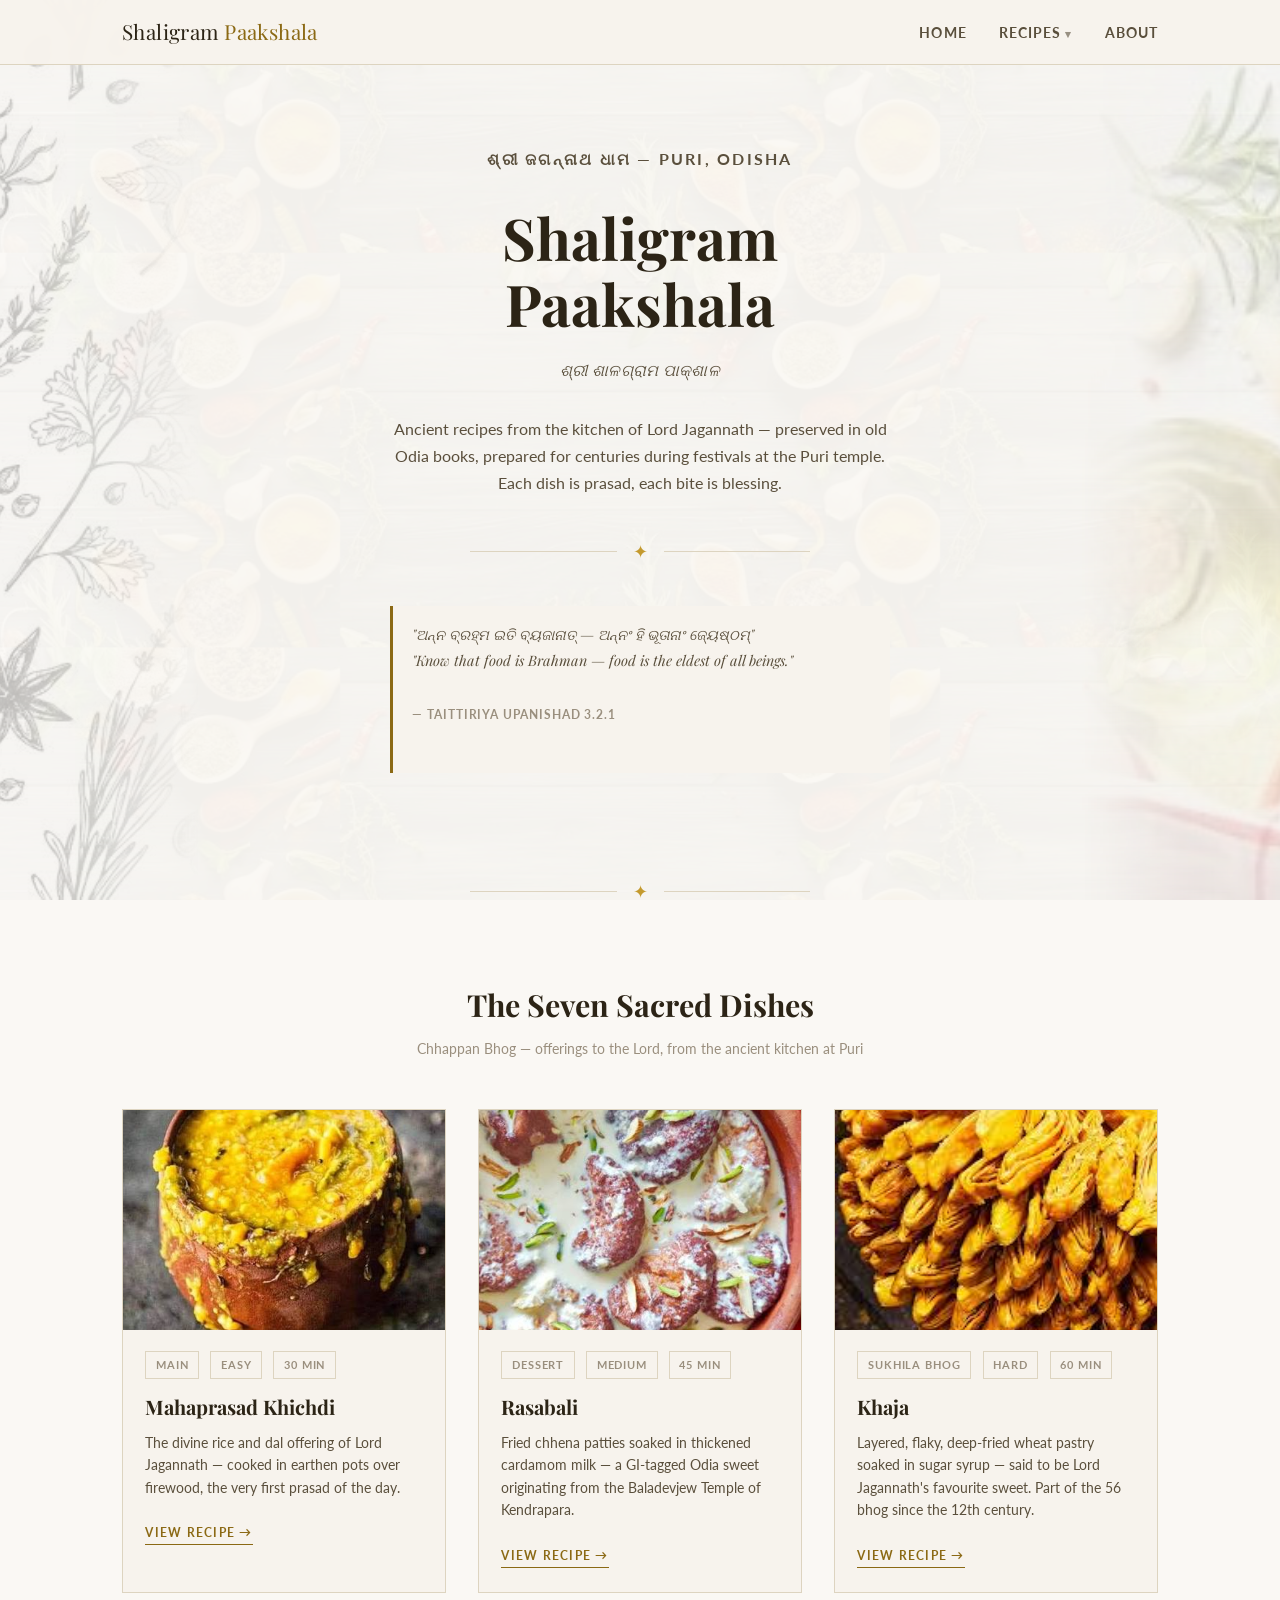
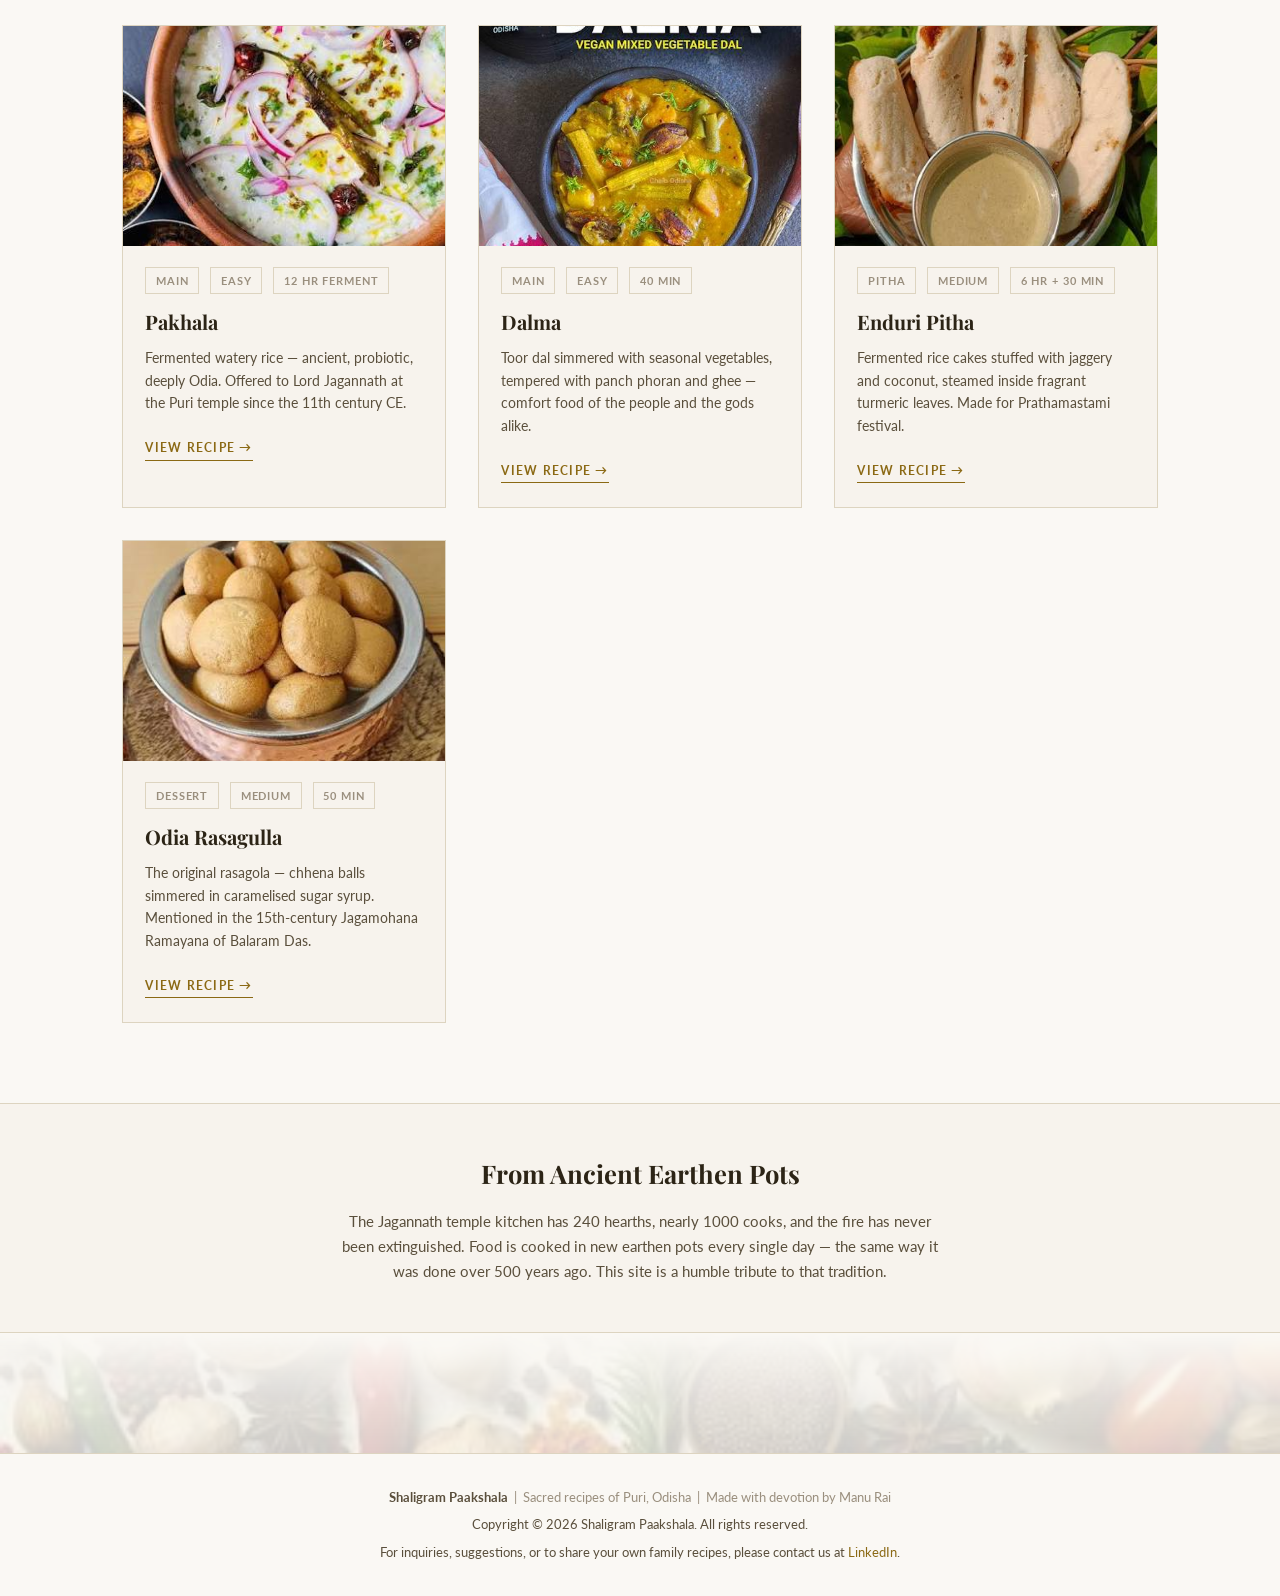
<file: index.html>
<!DOCTYPE html>
<html lang="en">
<head>
  <meta charset="UTF-8" />
  <meta name="viewport" content="width=device-width, initial-scale=1.0" />
  <title>Shaligram Paakshala — Sacred Odia Recipes of Puri</title>
  <link rel="stylesheet" href="css/styles.css" />
</head>
<body>
<div class="bg-sketch-overlay"></div>

<header>
  <div class="nav-inner">
    <a href="index.html" class="logo">Shaligram <span>Paakshala</span></a>
    <nav>
      <ul>
        <li><a href="index.html">Home</a></li>
        <li class="has-dropdown">
          <a href="index.html#recipes">Recipes</a>
          <ul class="dropdown">
            <li><a href="khichdi.html">Mahaprasad Khichdi</a></li>
            <li><a href="rasabali.html">Rasabali</a></li>
            <li><a href="khaja.html">Khaja</a></li>
            <li><a href="pakhala.html">Pakhala</a></li>
            <li><a href="dalma.html">Dalma</a></li>
            <li><a href="enduri.html">Enduri Pitha</a></li>
            <li><a href="rasagulla.html">Odia Rasagulla</a></li>
          </ul>
        </li>
        <li><a href="about.html">About</a></li>
      </ul>
    </nav>
  </div>
</header>

<main>

  <section class="hero">
    <p class="hero-tag">ଶ୍ରୀ ଜଗନ୍ନାଥ ଧାମ — Puri, Odisha</p>
    <h1>Shaligram<br>Paakshala</h1>
    <p class="hero-odia">ଶ୍ରୀ ଶାଳଗ୍ରାମ ପାକ୍ଶାଳ</p>
    <p>Ancient recipes from the kitchen of Lord Jagannath — preserved in old Odia books, prepared for centuries during festivals at the Puri temple. Each dish is prasad, each bite is blessing.</p>

    <div class="divider">
      <span class="divider-icon">✦</span>
    </div>

    <div class="shloka-box" style="text-align:left; max-width:500px; margin:0 auto;">
      <p>"ଅନ୍ନ ବ୍ରହ୍ମ ଇତି ବ୍ୟଜାନାତ୍ — ଅନ୍ନଂ ହି ଭୂତାନାଂ ଜ୍ୟେଷ୍ଠମ୍"<br>
      <em>"Know that food is Brahman — food is the eldest of all beings."</em></p>
      <p class="shloka-src">— Taittiriya Upanishad 3.2.1</p>
    </div>
  </section>

  <div class="divider" style="position:relative;z-index:1;">
    <span class="divider-icon">✦</span>
  </div>

  <section class="section" id="recipes">
    <h2 class="section-title">The Seven Sacred Dishes</h2>
    <p class="section-sub">Chhappan Bhog — offerings to the Lord, from the ancient kitchen at Puri</p>

    <div class="recipe-grid">

      <div class="card">
        <div class="card-img-wrap">
          <img src="images/khichdi1.jpeg" alt="Mahaprasad Khichdi" />
        </div>
        <div class="card-body">
          <div class="card-meta">
            <span class="tag">Main</span>
            <span class="tag">Easy</span>
            <span class="tag">30 min</span>
          </div>
          <h3>Mahaprasad Khichdi</h3>
          <p>The divine rice and dal offering of Lord Jagannath — cooked in earthen pots over firewood, the very first prasad of the day.</p>
          <a href="khichdi.html" class="btn">View Recipe →</a>
        </div>
      </div>

      <div class="card">
        <div class="card-img-wrap">
          <img src="images/rasabali1.jpeg" alt="Rasabali" />
        </div>
        <div class="card-body">
          <div class="card-meta">
            <span class="tag">Dessert</span>
            <span class="tag">Medium</span>
            <span class="tag">45 min</span>
          </div>
          <h3>Rasabali</h3>
          <p>Fried chhena patties soaked in thickened cardamom milk — a GI-tagged Odia sweet originating from the Baladevjew Temple of Kendrapara.</p>
          <a href="rasabali.html" class="btn">View Recipe →</a>
        </div>
      </div>

      <div class="card">
        <div class="card-img-wrap">
          <img src="images/khaja1.jpeg" alt="Khaja" />
        </div>
        <div class="card-body">
          <div class="card-meta">
            <span class="tag">Sukhila Bhog</span>
            <span class="tag">Hard</span>
            <span class="tag">60 min</span>
          </div>
          <h3>Khaja</h3>
          <p>Layered, flaky, deep-fried wheat pastry soaked in sugar syrup — said to be Lord Jagannath's favourite sweet. Part of the 56 bhog since the 12th century.</p>
          <a href="khaja.html" class="btn">View Recipe →</a>
        </div>
      </div>

      <div class="card">
        <div class="card-img-wrap">
          <img src="images/pakhala1.jpeg" alt="Pakhala" />
        </div>
        <div class="card-body">
          <div class="card-meta">
            <span class="tag">Main</span>
            <span class="tag">Easy</span>
            <span class="tag">12 hr ferment</span>
          </div>
          <h3>Pakhala</h3>
          <p>Fermented watery rice — ancient, probiotic, deeply Odia. Offered to Lord Jagannath at the Puri temple since the 11th century CE.</p>
          <a href="pakhala.html" class="btn">View Recipe →</a>
        </div>
      </div>

      <div class="card">
        <div class="card-img-wrap">
          <img src="images/dalma1.jpeg" alt="Dalma" />
        </div>
        <div class="card-body">
          <div class="card-meta">
            <span class="tag">Main</span>
            <span class="tag">Easy</span>
            <span class="tag">40 min</span>
          </div>
          <h3>Dalma</h3>
          <p>Toor dal simmered with seasonal vegetables, tempered with panch phoran and ghee — comfort food of the people and the gods alike.</p>
          <a href="dalma.html" class="btn">View Recipe →</a>
        </div>
      </div>

      <div class="card">
        <div class="card-img-wrap">
          <img src="images/enduri1.jpeg" alt="Enduri Pitha" />
        </div>
        <div class="card-body">
          <div class="card-meta">
            <span class="tag">Pitha</span>
            <span class="tag">Medium</span>
            <span class="tag">6 hr + 30 min</span>
          </div>
          <h3>Enduri Pitha</h3>
          <p>Fermented rice cakes stuffed with jaggery and coconut, steamed inside fragrant turmeric leaves. Made for Prathamastami festival.</p>
          <a href="enduri.html" class="btn">View Recipe →</a>
        </div>
      </div>

      <div class="card">
        <div class="card-img-wrap">
          <img src="images/rasagulla1.jpeg" alt="Odia Rasagulla" />
        </div>
        <div class="card-body">
          <div class="card-meta">
            <span class="tag">Dessert</span>
            <span class="tag">Medium</span>
            <span class="tag">50 min</span>
          </div>
          <h3>Odia Rasagulla</h3>
          <p>The original rasagola — chhena balls simmered in caramelised sugar syrup. Mentioned in the 15th-century Jagamohana Ramayana of Balaram Das.</p>
          <a href="rasagulla.html" class="btn">View Recipe →</a>
        </div>
      </div>

    </div>
  </section>

  <div class="about-strip">
    <h2>From Ancient Earthen Pots</h2>
    <p>The Jagannath temple kitchen has 240 hearths, nearly 1000 cooks, and the fire has never been extinguished. Food is cooked in new earthen pots every single day — the same way it was done over 500 years ago. This site is a humble tribute to that tradition.</p>
  </div>

<div class="page-bottom-strip"></div>
</main>

<footer>
  <p><strong>Shaligram Paakshala</strong> &nbsp;|&nbsp; Sacred recipes of Puri, Odisha &nbsp;|&nbsp; Made with devotion by Manu Rai</p>
    <p style="margin-top:0.4rem; font-size:0.8rem; color:var(--ink-light);">Copyright © 2026 Shaligram Paakshala. All rights reserved.</p>
   <p style="margin-top:0.4rem; font-size:0.8rem; color:var(--ink-light);">For inquiries, suggestions, or to share your own family recipes, please contact us at <a href="https://www.linkedin.com/in/manu-rai-318078378/" target="_blank" style="color:var(--accent); text-decoration:none;">LinkedIn</a>.</p>
</footer>


</body>
</html>
</file>
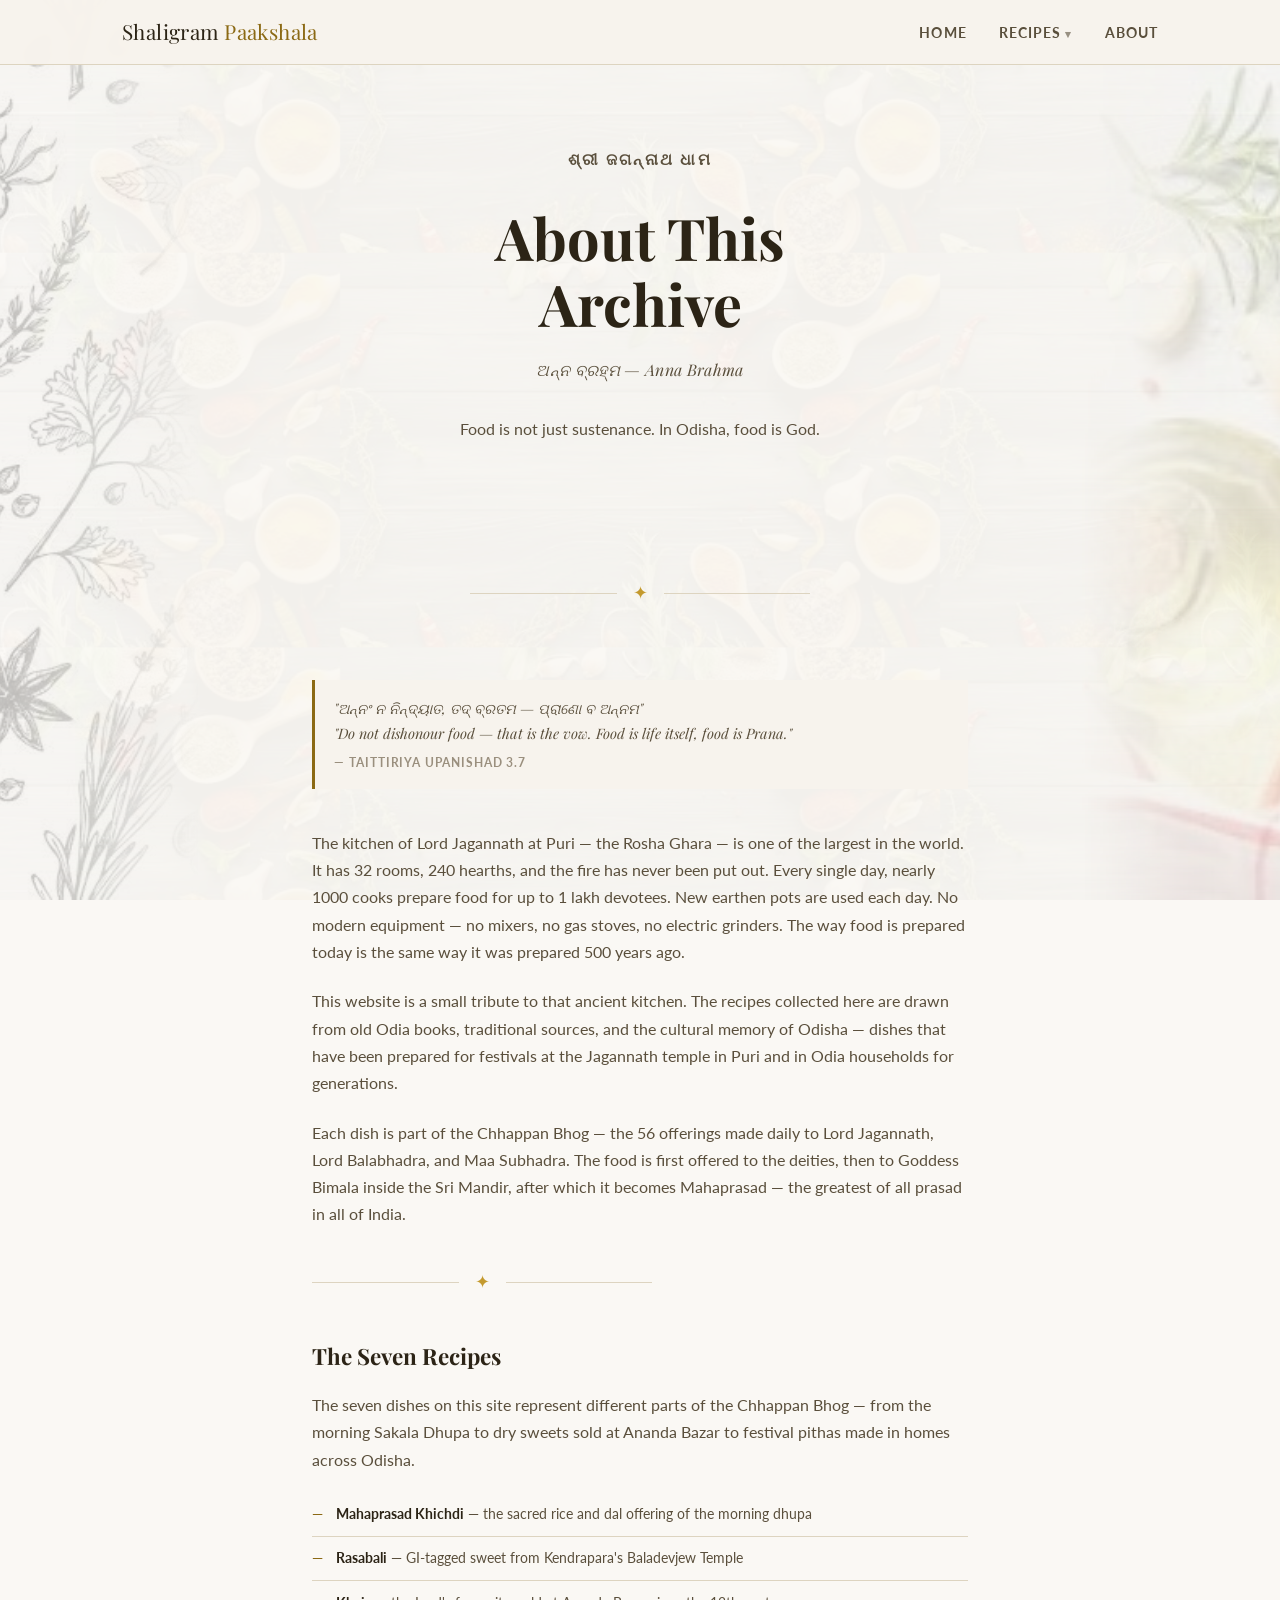
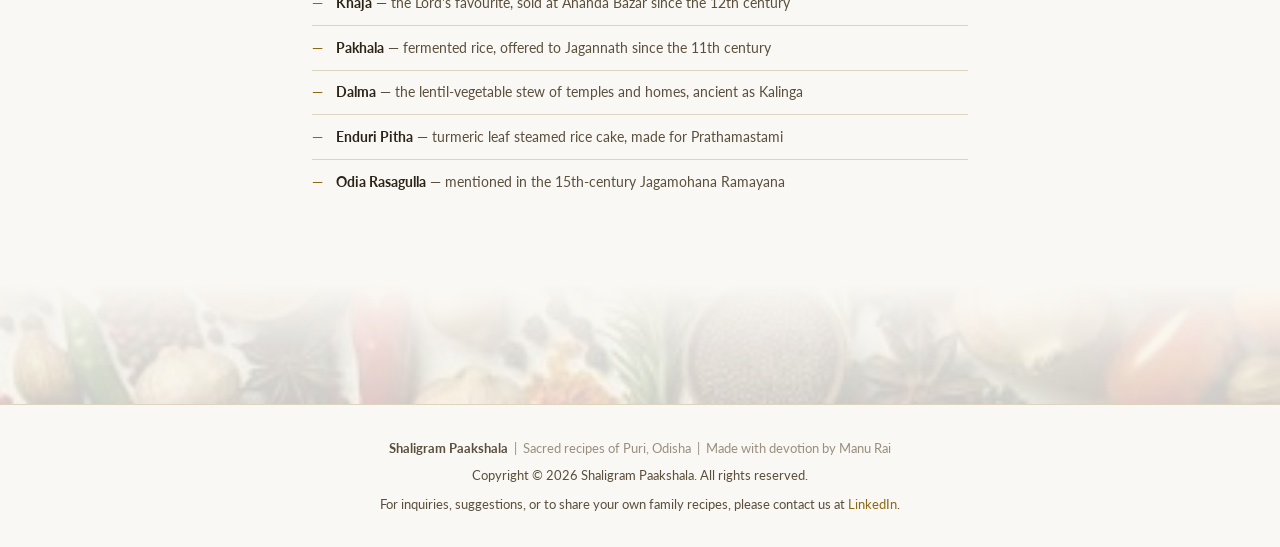
<file: about.html>
<!DOCTYPE html>
<html lang="en">
<head>
  <meta charset="UTF-8" />
  <meta name="viewport" content="width=device-width, initial-scale=1.0" />
  <title>About — Shaligram Paakshala</title>
  <link rel="stylesheet" href="css/styles.css" />
</head>
<body>
<div class="bg-sketch-overlay"></div>

<header>
  <div class="nav-inner">
    <a href="index.html" class="logo">Shaligram <span>Paakshala</span></a>
    <nav>
      <ul>
        <li><a href="index.html">Home</a></li>
        <li class="has-dropdown">
          <a href="index.html#recipes">Recipes</a>
          <ul class="dropdown">
            <li><a href="khichdi.html">Mahaprasad Khichdi</a></li>
            <li><a href="rasabali.html">Rasabali</a></li>
            <li><a href="khaja.html">Khaja</a></li>
            <li><a href="pakhala.html">Pakhala</a></li>
            <li><a href="dalma.html">Dalma</a></li>
            <li><a href="enduri.html">Enduri Pitha</a></li>
            <li><a href="rasagulla.html">Odia Rasagulla</a></li>
          </ul>
        </li>
        <li><a href="about.html">About</a></li>
      </ul>
    </nav>
  </div>
</header>
<main>

  <section class="hero">
    <p class="hero-tag">ଶ୍ରୀ ଜଗନ୍ନାଥ ଧାମ</p>
    <h1>About This<br>Archive</h1>
    <p class="hero-odia">ଅନ୍ନ ବ୍ରହ୍ମ — Anna Brahma</p>
    <p>Food is not just sustenance. In Odisha, food is God.</p>
  </section>

  <div class="divider" style="position:relative;z-index:1;">
    <span class="divider-icon">✦</span>
  </div>

  <section class="section" style="max-width:720px;">

    <div class="shloka-box" style="margin-bottom:2.5rem;">
      <p>"ଅନ୍ନଂ ନ ନିନ୍ଦ୍ୟାତ, ତଦ୍ ବ୍ରତମ — ପ୍ରାଣୋ ବ ଅନ୍ନମ"<br>
      <em>"Do not dishonour food — that is the vow. Food is life itself, food is Prana."</em></p>
      <p class="shloka-src">— Taittiriya Upanishad 3.7</p>
    </div>

    <p style="color:var(--ink-light); margin-bottom:1.4rem;">The kitchen of Lord Jagannath at Puri — the Rosha Ghara — is one of the largest in the world. It has 32 rooms, 240 hearths, and the fire has never been put out. Every single day, nearly 1000 cooks prepare food for up to 1 lakh devotees. New earthen pots are used each day. No modern equipment — no mixers, no gas stoves, no electric grinders. The way food is prepared today is the same way it was prepared 500 years ago.</p>

    <p style="color:var(--ink-light); margin-bottom:1.4rem;">This website is a small tribute to that ancient kitchen. The recipes collected here are drawn from old Odia books, traditional sources, and the cultural memory of Odisha — dishes that have been prepared for festivals at the Jagannath temple in Puri and in Odia households for generations.</p>

    <p style="color:var(--ink-light); margin-bottom:1.4rem;">Each dish is part of the Chhappan Bhog — the 56 offerings made daily to Lord Jagannath, Lord Balabhadra, and Maa Subhadra. The food is first offered to the deities, then to Goddess Bimala inside the Sri Mandir, after which it becomes Mahaprasad — the greatest of all prasad in all of India.</p>

    <div class="divider" style="margin:2.5rem 0;">
      <span class="divider-icon">✦</span>
    </div>

    <h2 style="font-family:'Playfair Display',serif; font-size:1.4rem; margin-bottom:1rem; color:var(--ink);">The Seven Recipes</h2>

    <p style="color:var(--ink-light); margin-bottom:0.8rem;">The seven dishes on this site represent different parts of the Chhappan Bhog — from the morning Sakala Dhupa to dry sweets sold at Ananda Bazar to festival pithas made in homes across Odisha.</p>

    <ul style="list-style:none; margin-top:1.2rem;">
      <li style="padding:0.6rem 0; border-bottom:1px solid var(--border); font-size:0.9rem; color:var(--ink-light); display:flex; gap:0.8rem; align-items:baseline;">
        <span style="color:var(--accent); font-weight:700;">—</span>
        <span><strong style="color:var(--ink);">Mahaprasad Khichdi</strong> — the sacred rice and dal offering of the morning dhupa</span>
      </li>
      <li style="padding:0.6rem 0; border-bottom:1px solid var(--border); font-size:0.9rem; color:var(--ink-light); display:flex; gap:0.8rem; align-items:baseline;">
        <span style="color:var(--accent); font-weight:700;">—</span>
        <span><strong style="color:var(--ink);">Rasabali</strong> — GI-tagged sweet from Kendrapara's Baladevjew Temple</span>
      </li>
      <li style="padding:0.6rem 0; border-bottom:1px solid var(--border); font-size:0.9rem; color:var(--ink-light); display:flex; gap:0.8rem; align-items:baseline;">
        <span style="color:var(--accent); font-weight:700;">—</span>
        <span><strong style="color:var(--ink);">Khaja</strong> — the Lord's favourite, sold at Ananda Bazar since the 12th century</span>
      </li>
      <li style="padding:0.6rem 0; border-bottom:1px solid var(--border); font-size:0.9rem; color:var(--ink-light); display:flex; gap:0.8rem; align-items:baseline;">
        <span style="color:var(--accent); font-weight:700;">—</span>
        <span><strong style="color:var(--ink);">Pakhala</strong> — fermented rice, offered to Jagannath since the 11th century</span>
      </li>
      <li style="padding:0.6rem 0; border-bottom:1px solid var(--border); font-size:0.9rem; color:var(--ink-light); display:flex; gap:0.8rem; align-items:baseline;">
        <span style="color:var(--accent); font-weight:700;">—</span>
        <span><strong style="color:var(--ink);">Dalma</strong> — the lentil-vegetable stew of temples and homes, ancient as Kalinga</span>
      </li>
      <li style="padding:0.6rem 0; border-bottom:1px solid var(--border); font-size:0.9rem; color:var(--ink-light); display:flex; gap:0.8rem; align-items:baseline;">
        <span style="color:var(--accent); font-weight:700;">—</span>
        <span><strong style="color:var(--ink);">Enduri Pitha</strong> — turmeric leaf steamed rice cake, made for Prathamastami</span>
      </li>
      <li style="padding:0.6rem 0; font-size:0.9rem; color:var(--ink-light); display:flex; gap:0.8rem; align-items:baseline;">
        <span style="color:var(--accent); font-weight:700;">—</span>
        <span><strong style="color:var(--ink);">Odia Rasagulla</strong> — mentioned in the 15th-century Jagamohana Ramayana</span>
      </li>
    </ul>

  </section>

<div class="page-bottom-strip"></div>
</main>

<footer>
  <p><strong>Shaligram Paakshala</strong> &nbsp;|&nbsp; Sacred recipes of Puri, Odisha &nbsp;|&nbsp; Made with devotion by Manu Rai</p>
    <p style="margin-top:0.4rem; font-size:0.8rem; color:var(--ink-light);">Copyright © 2026 Shaligram Paakshala. All rights reserved.</p>
   <p style="margin-top:0.4rem; font-size:0.8rem; color:var(--ink-light);">For inquiries, suggestions, or to share your own family recipes, please contact us at <a href="https://www.linkedin.com/in/manu-rai-318078378/" target="_blank" style="color:var(--accent); text-decoration:none;">LinkedIn</a>.</p>
</footer>

</body>
</html>
</file>
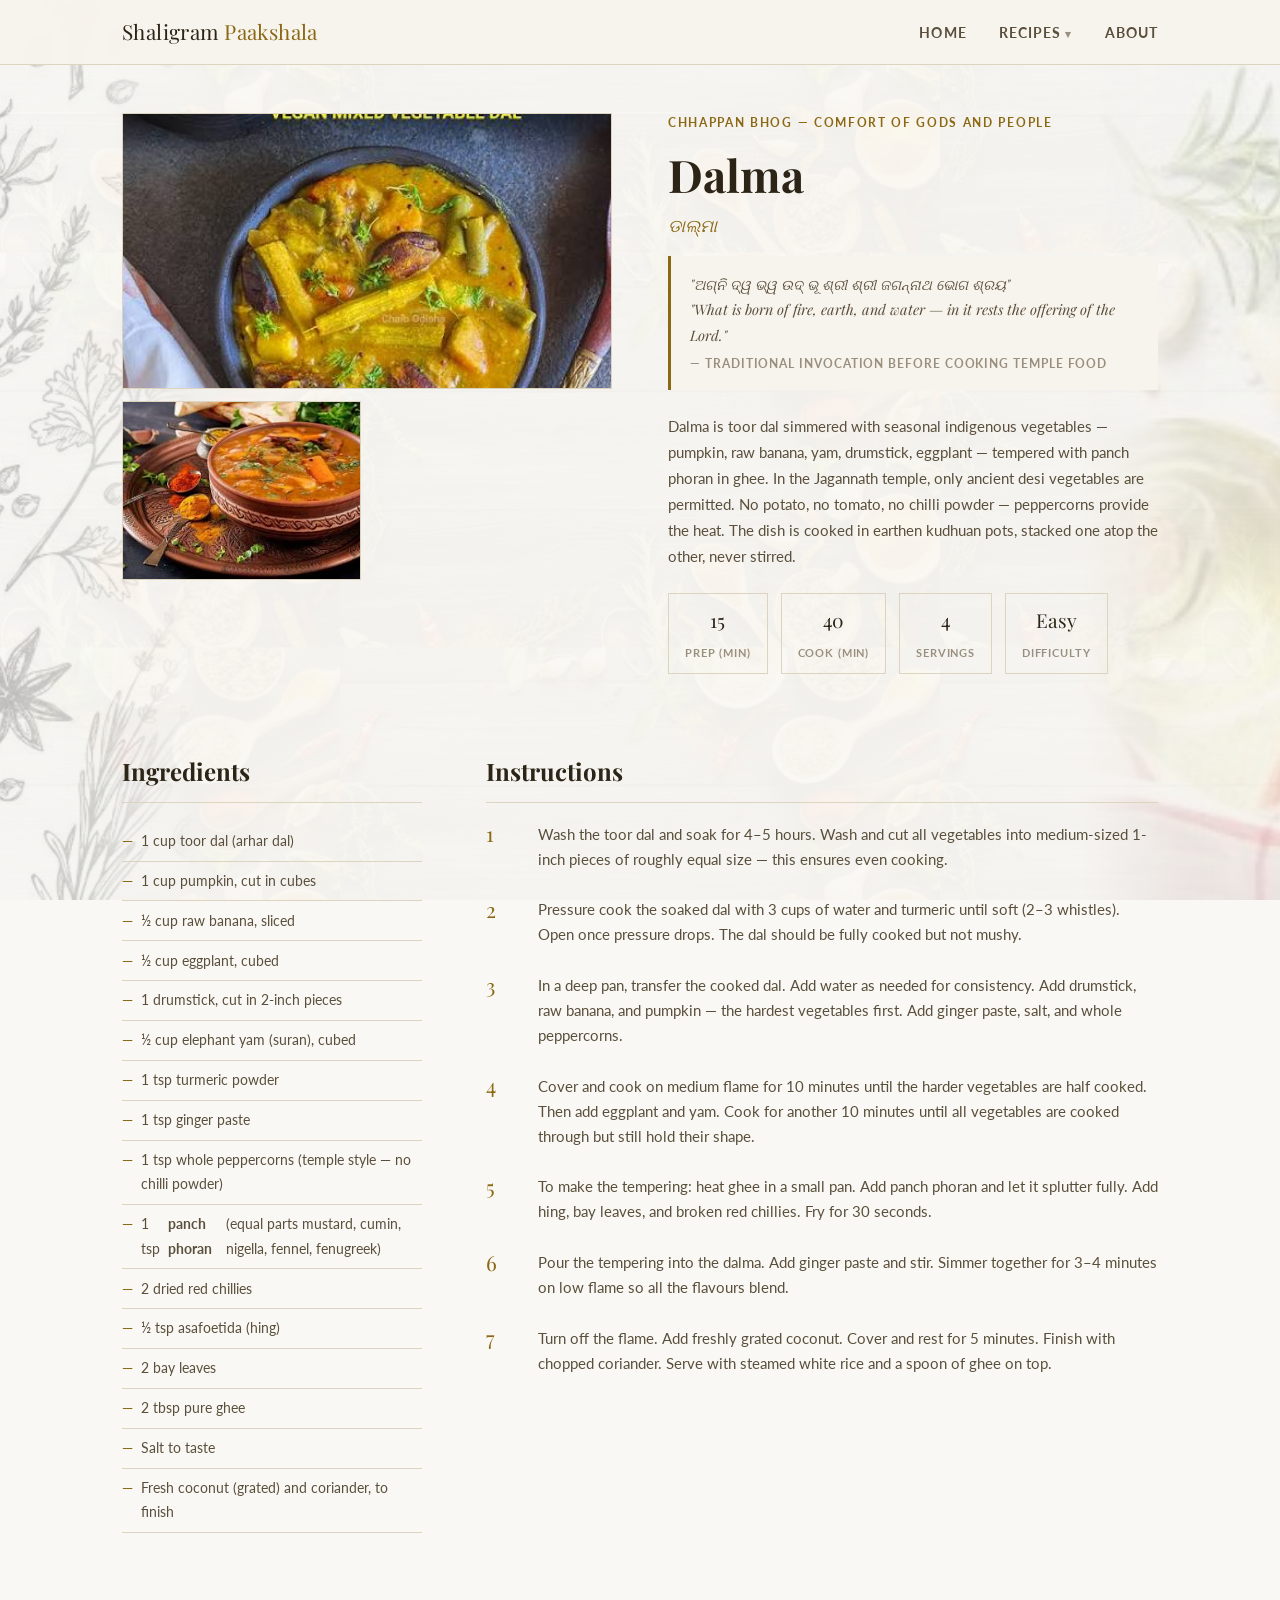
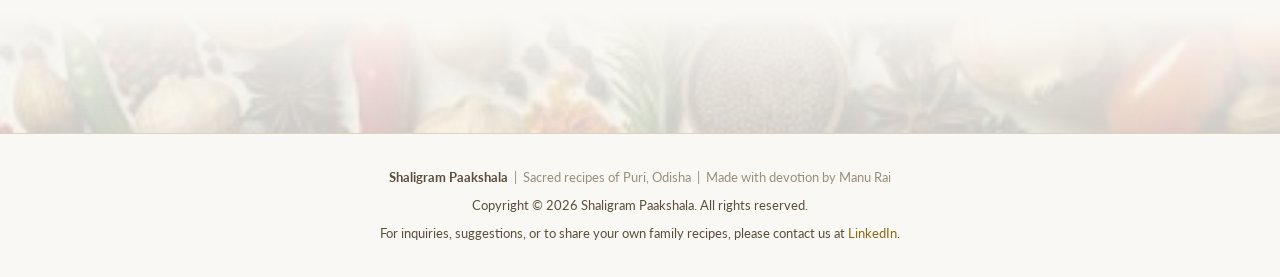
<file: dalma.html>
<!DOCTYPE html>
<html lang="en">
<head>
  <meta charset="UTF-8" />
  <meta name="viewport" content="width=device-width, initial-scale=1.0" />
  <title>Dalma — Shaligram Paakshala</title>
  <link rel="stylesheet" href="css/styles.css" />
</head>
<body>
<div class="bg-sketch-overlay"></div>

<header>
  <div class="nav-inner">
    <a href="index.html" class="logo">Shaligram <span>Paakshala</span></a>
    <nav>
      <ul>
        <li><a href="index.html">Home</a></li>
        <li class="has-dropdown">
          <a href="index.html#recipes">Recipes</a>
          <ul class="dropdown">
            <li><a href="khichdi.html">Mahaprasad Khichdi</a></li>
            <li><a href="rasabali.html">Rasabali</a></li>
            <li><a href="khaja.html">Khaja</a></li>
            <li><a href="pakhala.html">Pakhala</a></li>
            <li><a href="dalma.html">Dalma</a></li>
            <li><a href="enduri.html">Enduri Pitha</a></li>
            <li><a href="rasagulla.html">Odia Rasagulla</a></li>
          </ul>
        </li>
        <li><a href="about.html">About</a></li>
      </ul>
    </nav>
  </div>
</header>

<main>

  <div class="recipe-hero">
    <div class="recipe-imgs">
      <img src="images/dalma1.jpeg" alt="Dalma in earthen pot" />
      <img src="images/dalma2.jpeg" alt="Dalma with vegetables" />
    </div>
    <div class="recipe-intro">
      <p class="hero-tag">Chhappan Bhog — Comfort of Gods and People</p>
      <h1>Dalma</h1>
      <p class="recipe-odia">ଡାଲ୍ମା</p>

      <div class="shloka-box">
        <p>"ଅଗ୍ନି ଦ୍ୱ ଭ୍ୱ ଉଦ୍ ଭୂ ଶ୍ରୀ ଶ୍ରୀ ଜଗନ୍ନାଥ ଭୋଗ ଶ୍ରୟ"<br>
        <em>"What is born of fire, earth, and water — in it rests the offering of the Lord."</em></p>
        <p class="shloka-src">— Traditional invocation before cooking temple food</p>
      </div>

      <p class="recipe-desc">Dalma is toor dal simmered with seasonal indigenous vegetables — pumpkin, raw banana, yam, drumstick, eggplant — tempered with panch phoran in ghee. In the Jagannath temple, only ancient desi vegetables are permitted. No potato, no tomato, no chilli powder — peppercorns provide the heat. The dish is cooked in earthen kudhuan pots, stacked one atop the other, never stirred.</p>

      <div class="recipe-stats">
        <div class="stat-box">
          <span class="stat-val">15</span>
          <span class="stat-lbl">Prep (min)</span>
        </div>
        <div class="stat-box">
          <span class="stat-val">40</span>
          <span class="stat-lbl">Cook (min)</span>
        </div>
        <div class="stat-box">
          <span class="stat-val">4</span>
          <span class="stat-lbl">Servings</span>
        </div>
        <div class="stat-box">
          <span class="stat-val">Easy</span>
          <span class="stat-lbl">Difficulty</span>
        </div>
      </div>
    </div>
  </div>

  <div class="recipe-body">
    <div class="ingredients-col">
      <h2>Ingredients</h2>
      <ul>
        <li>1 cup toor dal (arhar dal)</li>
        <li>1 cup pumpkin, cut in cubes</li>
        <li>½ cup raw banana, sliced</li>
        <li>½ cup eggplant, cubed</li>
        <li>1 drumstick, cut in 2-inch pieces</li>
        <li>½ cup elephant yam (suran), cubed</li>
        <li>1 tsp turmeric powder</li>
        <li>1 tsp ginger paste</li>
        <li>1 tsp whole peppercorns (temple style — no chilli powder)</li>
        <li>1 tsp <strong>panch phoran</strong> (equal parts mustard, cumin, nigella, fennel, fenugreek)</li>
        <li>2 dried red chillies</li>
        <li>½ tsp asafoetida (hing)</li>
        <li>2 bay leaves</li>
        <li>2 tbsp pure ghee</li>
        <li>Salt to taste</li>
        <li>Fresh coconut (grated) and coriander, to finish</li>
      </ul>
    </div>
    <div class="steps-col">
      <h2>Instructions</h2>
      <ol>
        <li><p>Wash the toor dal and soak for 4–5 hours. Wash and cut all vegetables into medium-sized 1-inch pieces of roughly equal size — this ensures even cooking.</p></li>
        <li><p>Pressure cook the soaked dal with 3 cups of water and turmeric until soft (2–3 whistles). Open once pressure drops. The dal should be fully cooked but not mushy.</p></li>
        <li><p>In a deep pan, transfer the cooked dal. Add water as needed for consistency. Add drumstick, raw banana, and pumpkin — the hardest vegetables first. Add ginger paste, salt, and whole peppercorns.</p></li>
        <li><p>Cover and cook on medium flame for 10 minutes until the harder vegetables are half cooked. Then add eggplant and yam. Cook for another 10 minutes until all vegetables are cooked through but still hold their shape.</p></li>
        <li><p>To make the tempering: heat ghee in a small pan. Add panch phoran and let it splutter fully. Add hing, bay leaves, and broken red chillies. Fry for 30 seconds.</p></li>
        <li><p>Pour the tempering into the dalma. Add ginger paste and stir. Simmer together for 3–4 minutes on low flame so all the flavours blend.</p></li>
        <li><p>Turn off the flame. Add freshly grated coconut. Cover and rest for 5 minutes. Finish with chopped coriander. Serve with steamed white rice and a spoon of ghee on top.</p></li>
      </ol>
    </div>
  </div>

<div class="page-bottom-strip"></div>
</main>

<footer>
  <p><strong>Shaligram Paakshala</strong> &nbsp;|&nbsp; Sacred recipes of Puri, Odisha &nbsp;|&nbsp; Made with devotion by Manu Rai</p>
   <p style="margin-top:0.4rem; font-size:0.8rem; color:var(--ink-light);">Copyright © 2026 Shaligram Paakshala. All rights reserved.</p>
   <p style="margin-top:0.4rem; font-size:0.8rem; color:var(--ink-light);">For inquiries, suggestions, or to share your own family recipes, please contact us at <a href="https://www.linkedin.com/in/manu-rai-318078378/" target="_blank" style="color:var(--accent); text-decoration:none;">LinkedIn</a>.</p>
</footer>


</body>
</html>
</file>
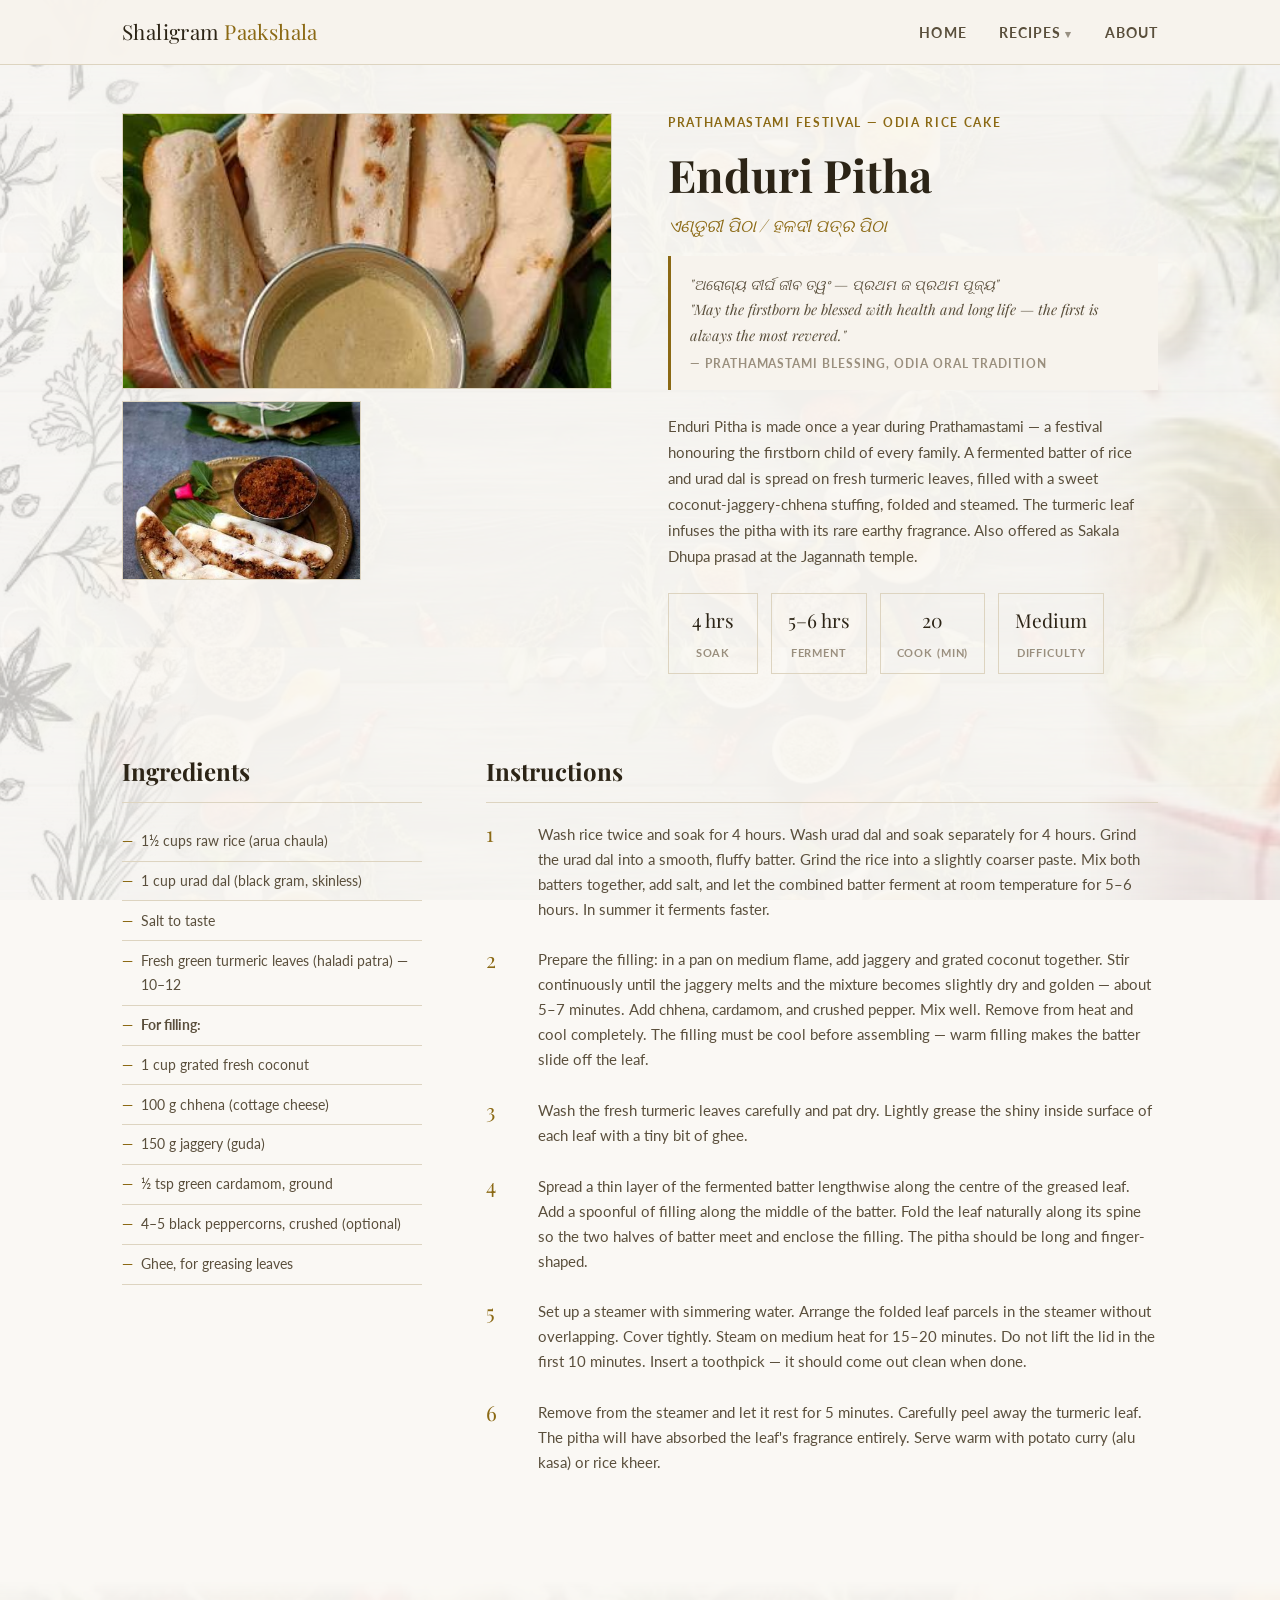
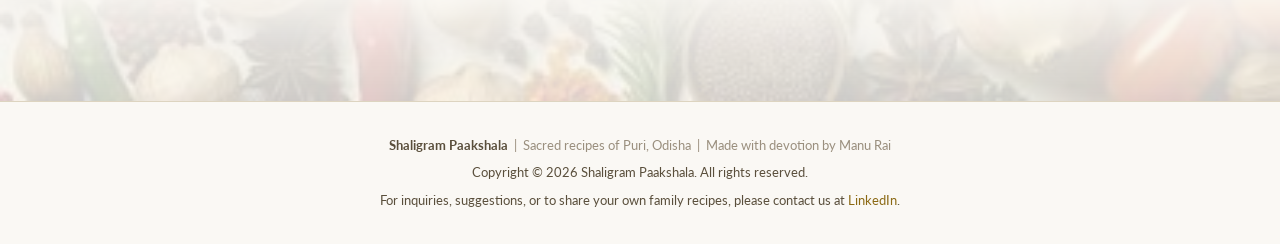
<file: enduri.html>
<!DOCTYPE html>
<html lang="en">
<head>
  <meta charset="UTF-8" />
  <meta name="viewport" content="width=device-width, initial-scale=1.0" />
  <title>Enduri Pitha — Shaligram Paakshala</title>
  <link rel="stylesheet" href="css/styles.css" />
</head>
<body>
<div class="bg-sketch-overlay"></div>

<header>
  <div class="nav-inner">
    <a href="index.html" class="logo">Shaligram <span>Paakshala</span></a>
    <nav>
      <ul>
        <li><a href="index.html">Home</a></li>
        <li class="has-dropdown">
          <a href="index.html#recipes">Recipes</a>
          <ul class="dropdown">
            <li><a href="khichdi.html">Mahaprasad Khichdi</a></li>
            <li><a href="rasabali.html">Rasabali</a></li>
            <li><a href="khaja.html">Khaja</a></li>
            <li><a href="pakhala.html">Pakhala</a></li>
            <li><a href="dalma.html">Dalma</a></li>
            <li><a href="enduri.html">Enduri Pitha</a></li>
            <li><a href="rasagulla.html">Odia Rasagulla</a></li>
          </ul>
        </li>
        <li><a href="about.html">About</a></li>
      </ul>
    </nav>
  </div>
</header>

<main>

  <div class="recipe-hero">
    <div class="recipe-imgs">
      <img src="images/enduri1.jpeg" alt="Enduri Pitha with chutney" />
      <img src="images/enduri2.jpeg" alt="Enduri Pitha unwrapped" />
    </div>
    <div class="recipe-intro">
      <p class="hero-tag">Prathamastami Festival — Odia Rice Cake</p>
      <h1>Enduri Pitha</h1>
      <p class="recipe-odia">ଏଣ୍ଡୁରୀ ପିଠା / ହଳଦୀ ପତ୍ର ପିଠା</p>

      <div class="shloka-box">
        <p>"ଅରୋଗ୍ୟ ଦୀର୍ଘ ଜୀବ ତ୍ୱଂ — ପ୍ରଥମ ଜ ପ୍ରଥମ ପୂଜ୍ୟ"<br>
        <em>"May the firstborn be blessed with health and long life — the first is always the most revered."</em></p>
        <p class="shloka-src">— Prathamastami blessing, Odia oral tradition</p>
      </div>

      <p class="recipe-desc">Enduri Pitha is made once a year during Prathamastami — a festival honouring the firstborn child of every family. A fermented batter of rice and urad dal is spread on fresh turmeric leaves, filled with a sweet coconut-jaggery-chhena stuffing, folded and steamed. The turmeric leaf infuses the pitha with its rare earthy fragrance. Also offered as Sakala Dhupa prasad at the Jagannath temple.</p>

      <div class="recipe-stats">
        <div class="stat-box">
          <span class="stat-val">4 hrs</span>
          <span class="stat-lbl">Soak</span>
        </div>
        <div class="stat-box">
          <span class="stat-val">5–6 hrs</span>
          <span class="stat-lbl">Ferment</span>
        </div>
        <div class="stat-box">
          <span class="stat-val">20</span>
          <span class="stat-lbl">Cook (min)</span>
        </div>
        <div class="stat-box">
          <span class="stat-val">Medium</span>
          <span class="stat-lbl">Difficulty</span>
        </div>
      </div>
    </div>
  </div>

  <div class="recipe-body">
    <div class="ingredients-col">
      <h2>Ingredients</h2>
      <ul>
        <li>1½ cups raw rice (arua chaula)</li>
        <li>1 cup urad dal (black gram, skinless)</li>
        <li>Salt to taste</li>
        <li>Fresh green turmeric leaves (haladi patra) — 10–12</li>
        <li><strong>For filling:</strong></li>
        <li>1 cup grated fresh coconut</li>
        <li>100 g chhena (cottage cheese)</li>
        <li>150 g jaggery (guda)</li>
        <li>½ tsp green cardamom, ground</li>
        <li>4–5 black peppercorns, crushed (optional)</li>
        <li>Ghee, for greasing leaves</li>
      </ul>
    </div>
    <div class="steps-col">
      <h2>Instructions</h2>
      <ol>
        <li><p>Wash rice twice and soak for 4 hours. Wash urad dal and soak separately for 4 hours. Grind the urad dal into a smooth, fluffy batter. Grind the rice into a slightly coarser paste. Mix both batters together, add salt, and let the combined batter ferment at room temperature for 5–6 hours. In summer it ferments faster.</p></li>
        <li><p>Prepare the filling: in a pan on medium flame, add jaggery and grated coconut together. Stir continuously until the jaggery melts and the mixture becomes slightly dry and golden — about 5–7 minutes. Add chhena, cardamom, and crushed pepper. Mix well. Remove from heat and cool completely. The filling must be cool before assembling — warm filling makes the batter slide off the leaf.</p></li>
        <li><p>Wash the fresh turmeric leaves carefully and pat dry. Lightly grease the shiny inside surface of each leaf with a tiny bit of ghee.</p></li>
        <li><p>Spread a thin layer of the fermented batter lengthwise along the centre of the greased leaf. Add a spoonful of filling along the middle of the batter. Fold the leaf naturally along its spine so the two halves of batter meet and enclose the filling. The pitha should be long and finger-shaped.</p></li>
        <li><p>Set up a steamer with simmering water. Arrange the folded leaf parcels in the steamer without overlapping. Cover tightly. Steam on medium heat for 15–20 minutes. Do not lift the lid in the first 10 minutes. Insert a toothpick — it should come out clean when done.</p></li>
        <li><p>Remove from the steamer and let it rest for 5 minutes. Carefully peel away the turmeric leaf. The pitha will have absorbed the leaf's fragrance entirely. Serve warm with potato curry (alu kasa) or rice kheer.</p></li>
      </ol>
    </div>
  </div>

<div class="page-bottom-strip"></div>
</main>

<footer>
  <p><strong>Shaligram Paakshala</strong> &nbsp;|&nbsp; Sacred recipes of Puri, Odisha &nbsp;|&nbsp; Made with devotion by Manu Rai</p>
   <p style="margin-top:0.4rem; font-size:0.8rem; color:var(--ink-light);">Copyright © 2026 Shaligram Paakshala. All rights reserved.</p>
   <p style="margin-top:0.4rem; font-size:0.8rem; color:var(--ink-light);">For inquiries, suggestions, or to share your own family recipes, please contact us at <a href="https://www.linkedin.com/in/manu-rai-318078378/" target="_blank" style="color:var(--accent); text-decoration:none;">LinkedIn</a>.</p>
</footer>

</body>
</html>
</file>
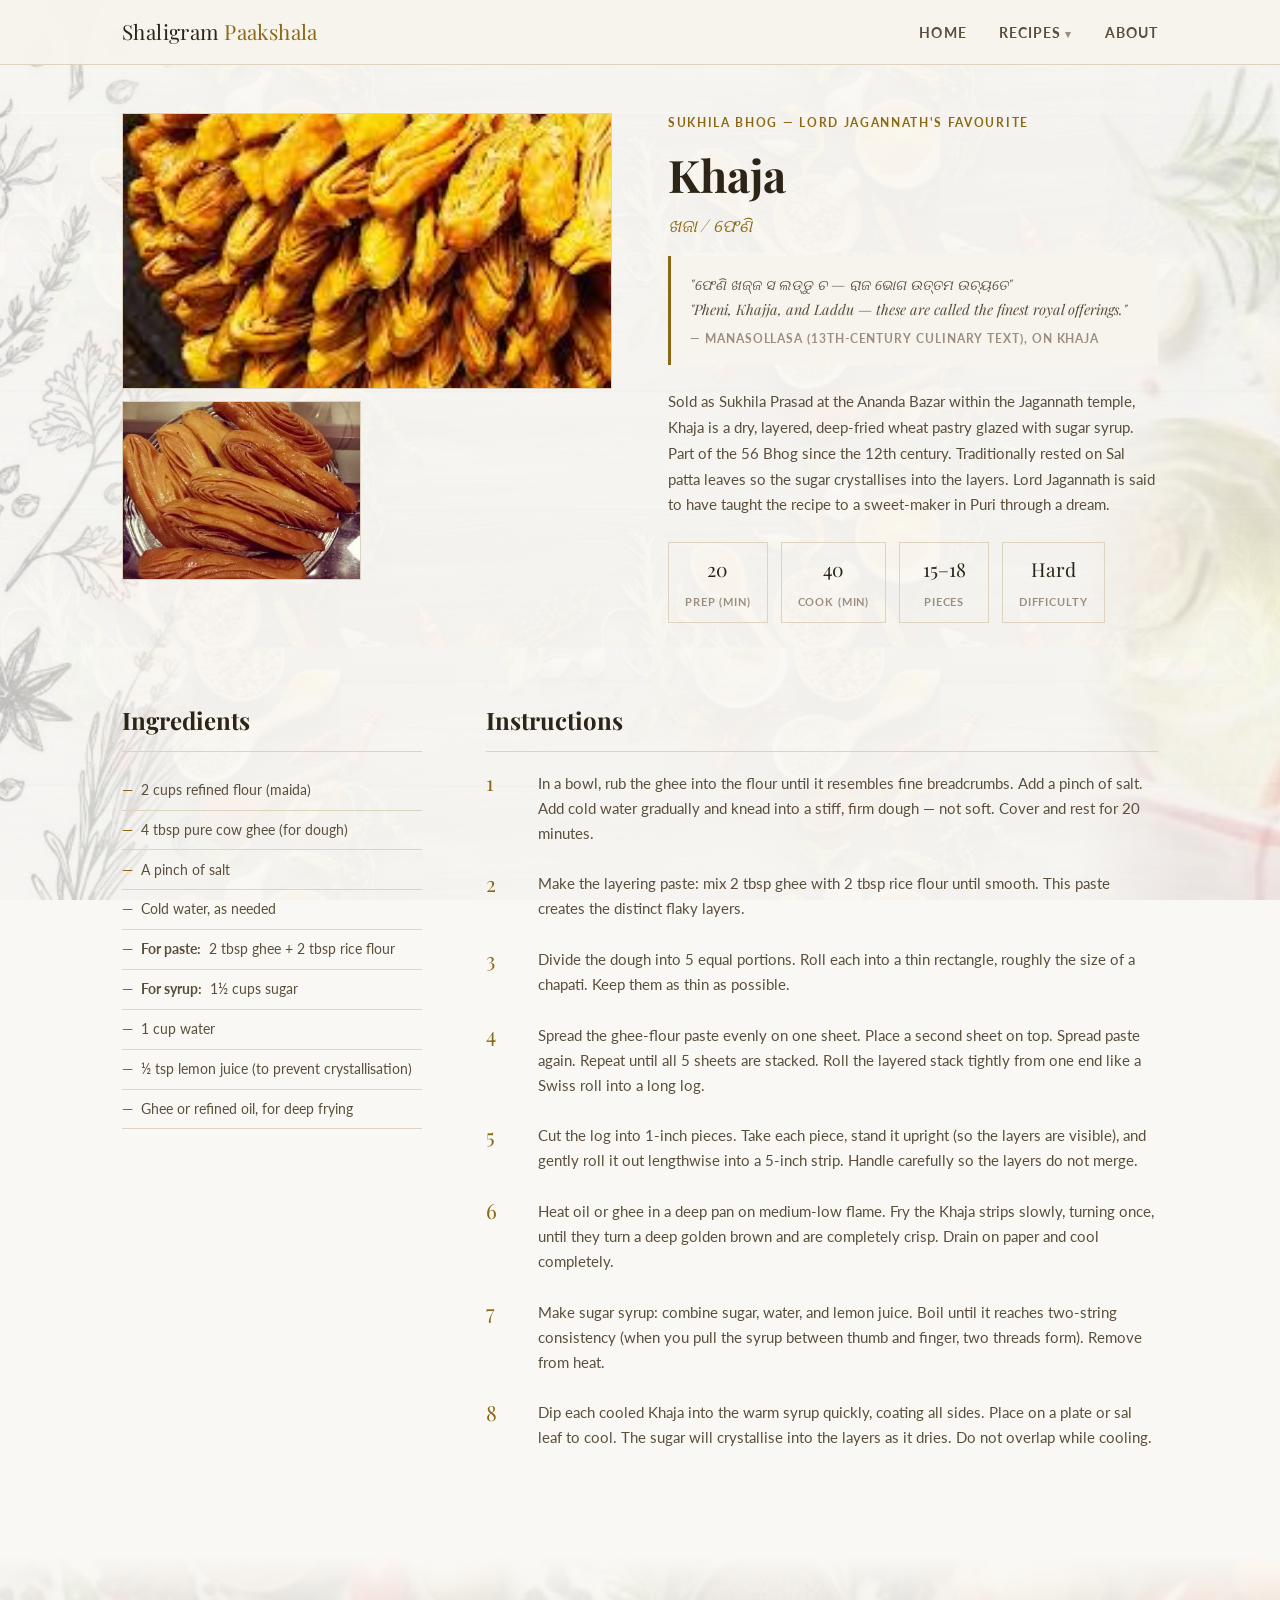
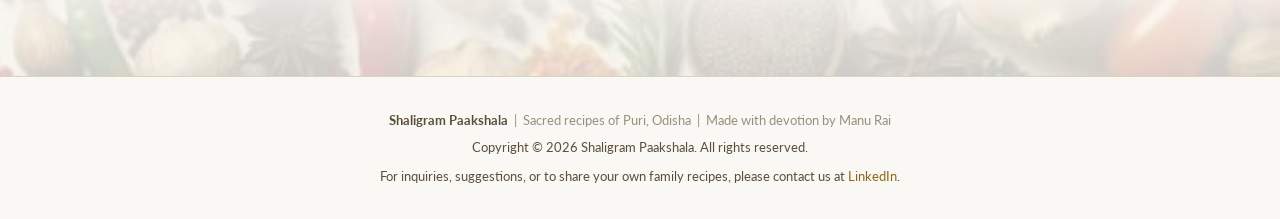
<file: khaja.html>
<!DOCTYPE html>
<html lang="en">
<head>
  <meta charset="UTF-8" />
  <meta name="viewport" content="width=device-width, initial-scale=1.0" />
  <title>Khaja — Shaligram Paakshala</title>
  <link rel="stylesheet" href="css/styles.css" />
</head>
<body>
<div class="bg-sketch-overlay"></div>

<header>
  <div class="nav-inner">
    <a href="index.html" class="logo">Shaligram <span>Paakshala</span></a>
    <nav>
      <ul>
        <li><a href="index.html">Home</a></li>
        <li class="has-dropdown">
          <a href="index.html#recipes">Recipes</a>
          <ul class="dropdown">
            <li><a href="khichdi.html">Mahaprasad Khichdi</a></li>
            <li><a href="rasabali.html">Rasabali</a></li>
            <li><a href="khaja.html">Khaja</a></li>
            <li><a href="pakhala.html">Pakhala</a></li>
            <li><a href="dalma.html">Dalma</a></li>
            <li><a href="enduri.html">Enduri Pitha</a></li>
            <li><a href="rasagulla.html">Odia Rasagulla</a></li>
          </ul>
        </li>
        <li><a href="about.html">About</a></li>
      </ul>
    </nav>
  </div>
</header>

<main>

  <div class="recipe-hero">
    <div class="recipe-imgs">
      <img src="images/khaja1.jpeg" alt="Puri Khaja" />
      <img src="images/khaja2.jpeg" alt="Stacked Khaja" />
    </div>
    <div class="recipe-intro">
      <p class="hero-tag">Sukhila Bhog — Lord Jagannath's Favourite</p>
      <h1>Khaja</h1>
      <p class="recipe-odia">ଖଜା / ଫେଣି</p>

      <div class="shloka-box">
        <p>"ଫେଣି ଖଜ୍ଜ ସ ଲଡ୍ଡୁ ଚ — ରାଜ ଭୋଗ ଉତ୍ତମ ଉଚ୍ୟତେ"<br>
        <em>"Pheni, Khajja, and Laddu — these are called the finest royal offerings."</em></p>
        <p class="shloka-src">— Manasollasa (13th-century culinary text), on Khaja</p>
      </div>

      <p class="recipe-desc">Sold as Sukhila Prasad at the Ananda Bazar within the Jagannath temple, Khaja is a dry, layered, deep-fried wheat pastry glazed with sugar syrup. Part of the 56 Bhog since the 12th century. Traditionally rested on Sal patta leaves so the sugar crystallises into the layers. Lord Jagannath is said to have taught the recipe to a sweet-maker in Puri through a dream.</p>

      <div class="recipe-stats">
        <div class="stat-box">
          <span class="stat-val">20</span>
          <span class="stat-lbl">Prep (min)</span>
        </div>
        <div class="stat-box">
          <span class="stat-val">40</span>
          <span class="stat-lbl">Cook (min)</span>
        </div>
        <div class="stat-box">
          <span class="stat-val">15–18</span>
          <span class="stat-lbl">Pieces</span>
        </div>
        <div class="stat-box">
          <span class="stat-val">Hard</span>
          <span class="stat-lbl">Difficulty</span>
        </div>
      </div>
    </div>
  </div>

  <div class="recipe-body">
    <div class="ingredients-col">
      <h2>Ingredients</h2>
      <ul>
        <li>2 cups refined flour (maida)</li>
        <li>4 tbsp pure cow ghee (for dough)</li>
        <li>A pinch of salt</li>
        <li>Cold water, as needed</li>
        <li><strong>For paste:</strong> 2 tbsp ghee + 2 tbsp rice flour</li>
        <li><strong>For syrup:</strong> 1½ cups sugar</li>
        <li>1 cup water</li>
        <li>½ tsp lemon juice (to prevent crystallisation)</li>
        <li>Ghee or refined oil, for deep frying</li>
      </ul>
    </div>
    <div class="steps-col">
      <h2>Instructions</h2>
      <ol>
        <li><p>In a bowl, rub the ghee into the flour until it resembles fine breadcrumbs. Add a pinch of salt. Add cold water gradually and knead into a stiff, firm dough — not soft. Cover and rest for 20 minutes.</p></li>
        <li><p>Make the layering paste: mix 2 tbsp ghee with 2 tbsp rice flour until smooth. This paste creates the distinct flaky layers.</p></li>
        <li><p>Divide the dough into 5 equal portions. Roll each into a thin rectangle, roughly the size of a chapati. Keep them as thin as possible.</p></li>
        <li><p>Spread the ghee-flour paste evenly on one sheet. Place a second sheet on top. Spread paste again. Repeat until all 5 sheets are stacked. Roll the layered stack tightly from one end like a Swiss roll into a long log.</p></li>
        <li><p>Cut the log into 1-inch pieces. Take each piece, stand it upright (so the layers are visible), and gently roll it out lengthwise into a 5-inch strip. Handle carefully so the layers do not merge.</p></li>
        <li><p>Heat oil or ghee in a deep pan on medium-low flame. Fry the Khaja strips slowly, turning once, until they turn a deep golden brown and are completely crisp. Drain on paper and cool completely.</p></li>
        <li><p>Make sugar syrup: combine sugar, water, and lemon juice. Boil until it reaches two-string consistency (when you pull the syrup between thumb and finger, two threads form). Remove from heat.</p></li>
        <li><p>Dip each cooled Khaja into the warm syrup quickly, coating all sides. Place on a plate or sal leaf to cool. The sugar will crystallise into the layers as it dries. Do not overlap while cooling.</p></li>
      </ol>
    </div>
  </div>

<div class="page-bottom-strip"></div>
</main>

<footer>
  <p><strong>Shaligram Paakshala</strong> &nbsp;|&nbsp; Sacred recipes of Puri, Odisha &nbsp;|&nbsp; Made with devotion by Manu Rai</p>
   <p style="margin-top:0.4rem; font-size:0.8rem; color:var(--ink-light);">Copyright © 2026 Shaligram Paakshala. All rights reserved.</p>
   <p style="margin-top:0.4rem; font-size:0.8rem; color:var(--ink-light);">For inquiries, suggestions, or to share your own family recipes, please contact us at <a href="https://www.linkedin.com/in/manu-rai-318078378/" target="_blank" style="color:var(--accent); text-decoration:none;">LinkedIn</a>.</p>
</footer>


</body>
</html>
</file>
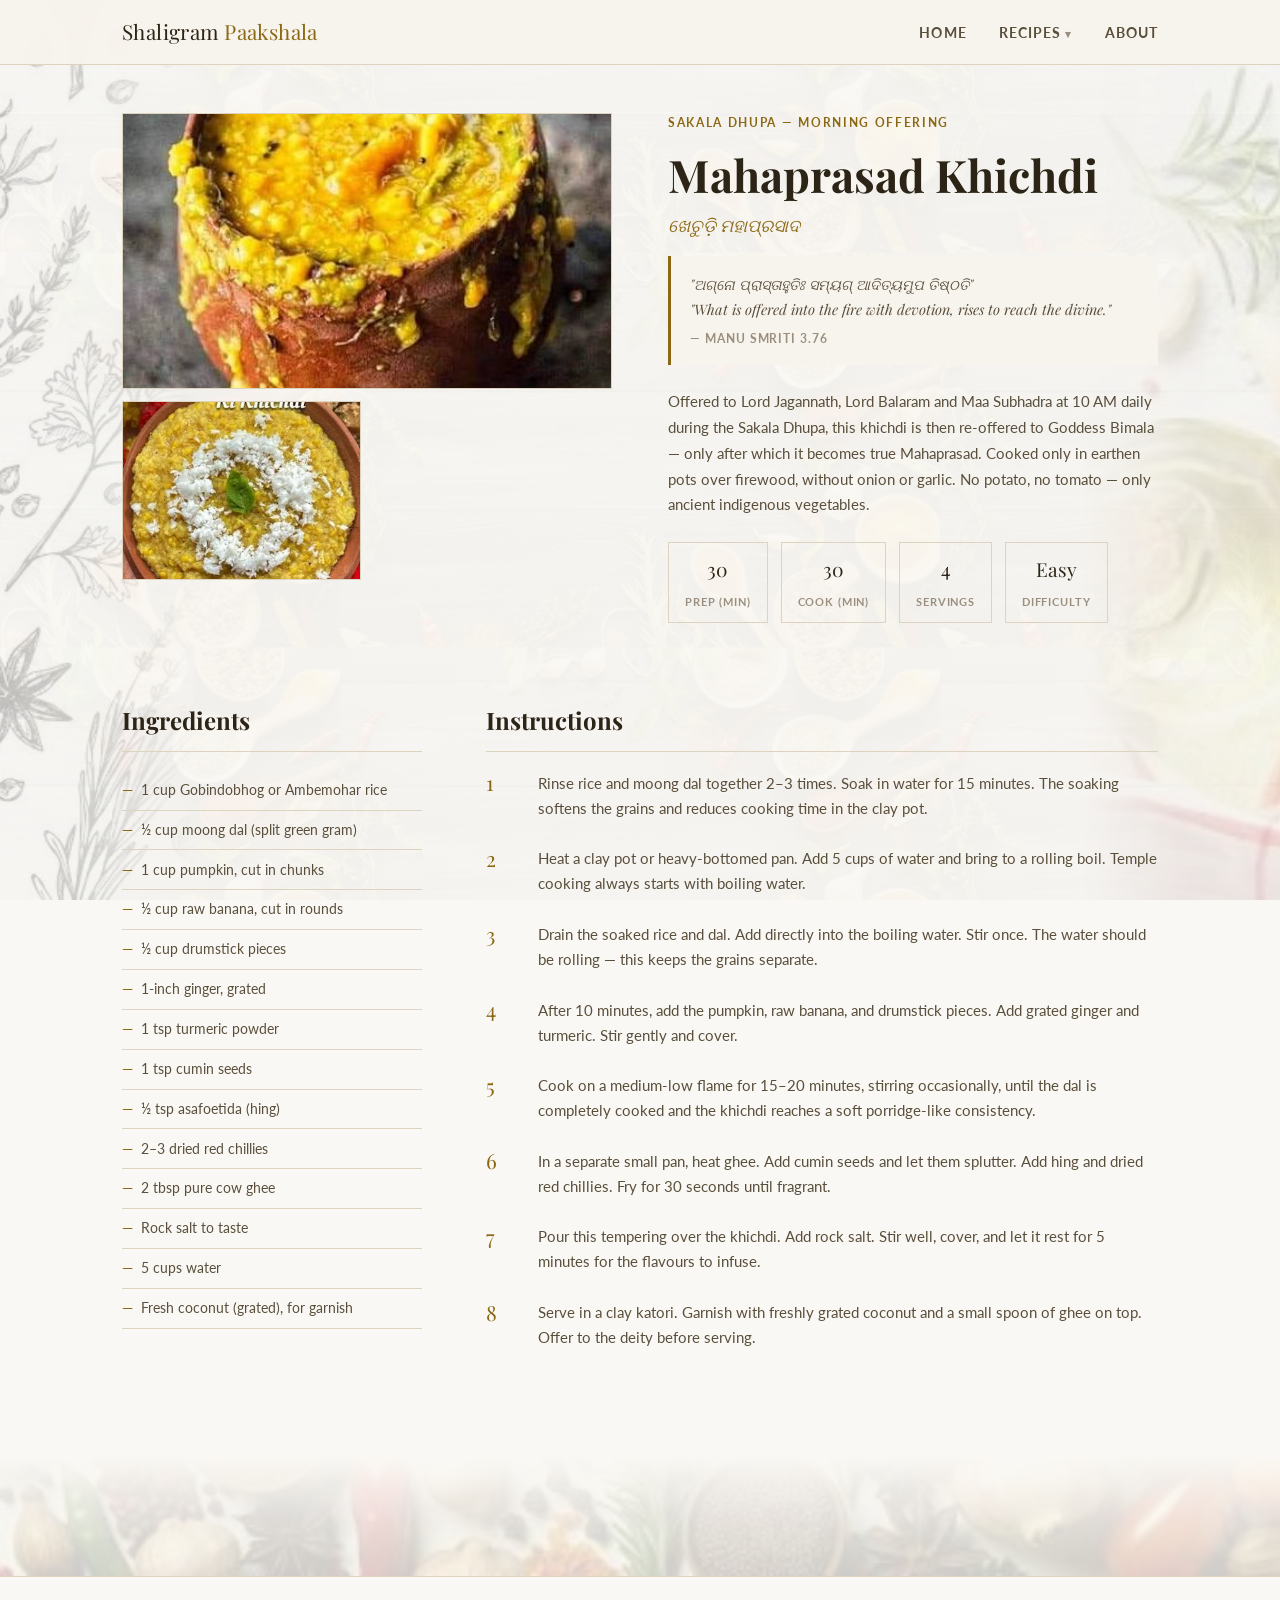
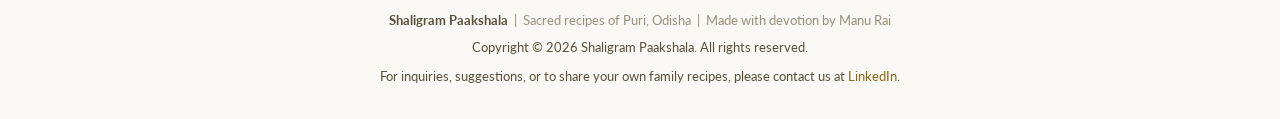
<file: khichdi.html>
<!DOCTYPE html>
<html lang="en">
<head>
  <meta charset="UTF-8" />
  <meta name="viewport" content="width=device-width, initial-scale=1.0" />
  <title>Mahaprasad Khichdi — Shaligram Paakshala</title>
  <link rel="stylesheet" href="css/styles.css" />
</head>
<body>
<div class="bg-sketch-overlay"></div>

<header>
  <div class="nav-inner">
    <a href="index.html" class="logo">Shaligram <span>Paakshala</span></a>
    <nav>
      <ul>
        <li><a href="index.html">Home</a></li>
        <li class="has-dropdown">
          <a href="index.html#recipes">Recipes</a>
          <ul class="dropdown">
            <li><a href="khichdi.html">Mahaprasad Khichdi</a></li>
            <li><a href="rasabali.html">Rasabali</a></li>
            <li><a href="khaja.html">Khaja</a></li>
            <li><a href="pakhala.html">Pakhala</a></li>
            <li><a href="dalma.html">Dalma</a></li>
            <li><a href="enduri.html">Enduri Pitha</a></li>
            <li><a href="rasagulla.html">Odia Rasagulla</a></li>
          </ul>
        </li>
        <li><a href="about.html">About</a></li>
      </ul>
    </nav>
  </div>
</header>

<main>

  <div class="recipe-hero">
    <div class="recipe-imgs">
      <img src="images/khichdi1.jpeg" alt="Mahaprasad Khichdi served in clay pot" />
      <img src="images/khichdi2.jpeg" alt="Khichdi Bhog" />
    </div>
    <div class="recipe-intro">
      <p class="hero-tag">Sakala Dhupa — Morning Offering</p>
      <h1>Mahaprasad Khichdi</h1>
      <p class="recipe-odia">ଖେଚୁଡ଼ି ମହାପ୍ରସାଦ</p>

      <div class="shloka-box">
        <p>"ଅଗ୍ନୋ ପ୍ରାସ୍ତାହୁତିଃ ସମ୍ୟଗ୍ ଆଦିତ୍ୟମୁପ ତିଷ୍ଠତି"<br>
        <em>"What is offered into the fire with devotion, rises to reach the divine."</em></p>
        <p class="shloka-src">— Manu Smriti 3.76</p>
      </div>

      <p class="recipe-desc">Offered to Lord Jagannath, Lord Balaram and Maa Subhadra at 10 AM daily during the Sakala Dhupa, this khichdi is then re-offered to Goddess Bimala — only after which it becomes true Mahaprasad. Cooked only in earthen pots over firewood, without onion or garlic. No potato, no tomato — only ancient indigenous vegetables.</p>

      <div class="recipe-stats">
        <div class="stat-box">
          <span class="stat-val">30</span>
          <span class="stat-lbl">Prep (min)</span>
        </div>
        <div class="stat-box">
          <span class="stat-val">30</span>
          <span class="stat-lbl">Cook (min)</span>
        </div>
        <div class="stat-box">
          <span class="stat-val">4</span>
          <span class="stat-lbl">Servings</span>
        </div>
        <div class="stat-box">
          <span class="stat-val">Easy</span>
          <span class="stat-lbl">Difficulty</span>
        </div>
      </div>
    </div>
  </div>

  <div class="recipe-body">
    <div class="ingredients-col">
      <h2>Ingredients</h2>
      <ul>
        <li>1 cup Gobindobhog or Ambemohar rice</li>
        <li>½ cup moong dal (split green gram)</li>
        <li>1 cup pumpkin, cut in chunks</li>
        <li>½ cup raw banana, cut in rounds</li>
        <li>½ cup drumstick pieces</li>
        <li>1-inch ginger, grated</li>
        <li>1 tsp turmeric powder</li>
        <li>1 tsp cumin seeds</li>
        <li>½ tsp asafoetida (hing)</li>
        <li>2–3 dried red chillies</li>
        <li>2 tbsp pure cow ghee</li>
        <li>Rock salt to taste</li>
        <li>5 cups water</li>
        <li>Fresh coconut (grated), for garnish</li>
      </ul>
    </div>
    <div class="steps-col">
      <h2>Instructions</h2>
      <ol>
        <li><p>Rinse rice and moong dal together 2–3 times. Soak in water for 15 minutes. The soaking softens the grains and reduces cooking time in the clay pot.</p></li>
        <li><p>Heat a clay pot or heavy-bottomed pan. Add 5 cups of water and bring to a rolling boil. Temple cooking always starts with boiling water.</p></li>
        <li><p>Drain the soaked rice and dal. Add directly into the boiling water. Stir once. The water should be rolling — this keeps the grains separate.</p></li>
        <li><p>After 10 minutes, add the pumpkin, raw banana, and drumstick pieces. Add grated ginger and turmeric. Stir gently and cover.</p></li>
        <li><p>Cook on a medium-low flame for 15–20 minutes, stirring occasionally, until the dal is completely cooked and the khichdi reaches a soft porridge-like consistency.</p></li>
        <li><p>In a separate small pan, heat ghee. Add cumin seeds and let them splutter. Add hing and dried red chillies. Fry for 30 seconds until fragrant.</p></li>
        <li><p>Pour this tempering over the khichdi. Add rock salt. Stir well, cover, and let it rest for 5 minutes for the flavours to infuse.</p></li>
        <li><p>Serve in a clay katori. Garnish with freshly grated coconut and a small spoon of ghee on top. Offer to the deity before serving.</p></li>
      </ol>
    </div>
  </div>

<div class="page-bottom-strip"></div>
</main>

<footer>
  <p><strong>Shaligram Paakshala</strong> &nbsp;|&nbsp; Sacred recipes of Puri, Odisha &nbsp;|&nbsp; Made with devotion by Manu Rai</p>
   <p style="margin-top:0.4rem; font-size:0.8rem; color:var(--ink-light);">Copyright © 2026 Shaligram Paakshala. All rights reserved.</p>
   <p style="margin-top:0.4rem; font-size:0.8rem; color:var(--ink-light);">For inquiries, suggestions, or to share your own family recipes, please contact us at <a href="https://www.linkedin.com/in/manu-rai-318078378/" target="_blank" style="color:var(--accent); text-decoration:none;">LinkedIn</a>.</p>
</footer>


</body>
</html>
</file>
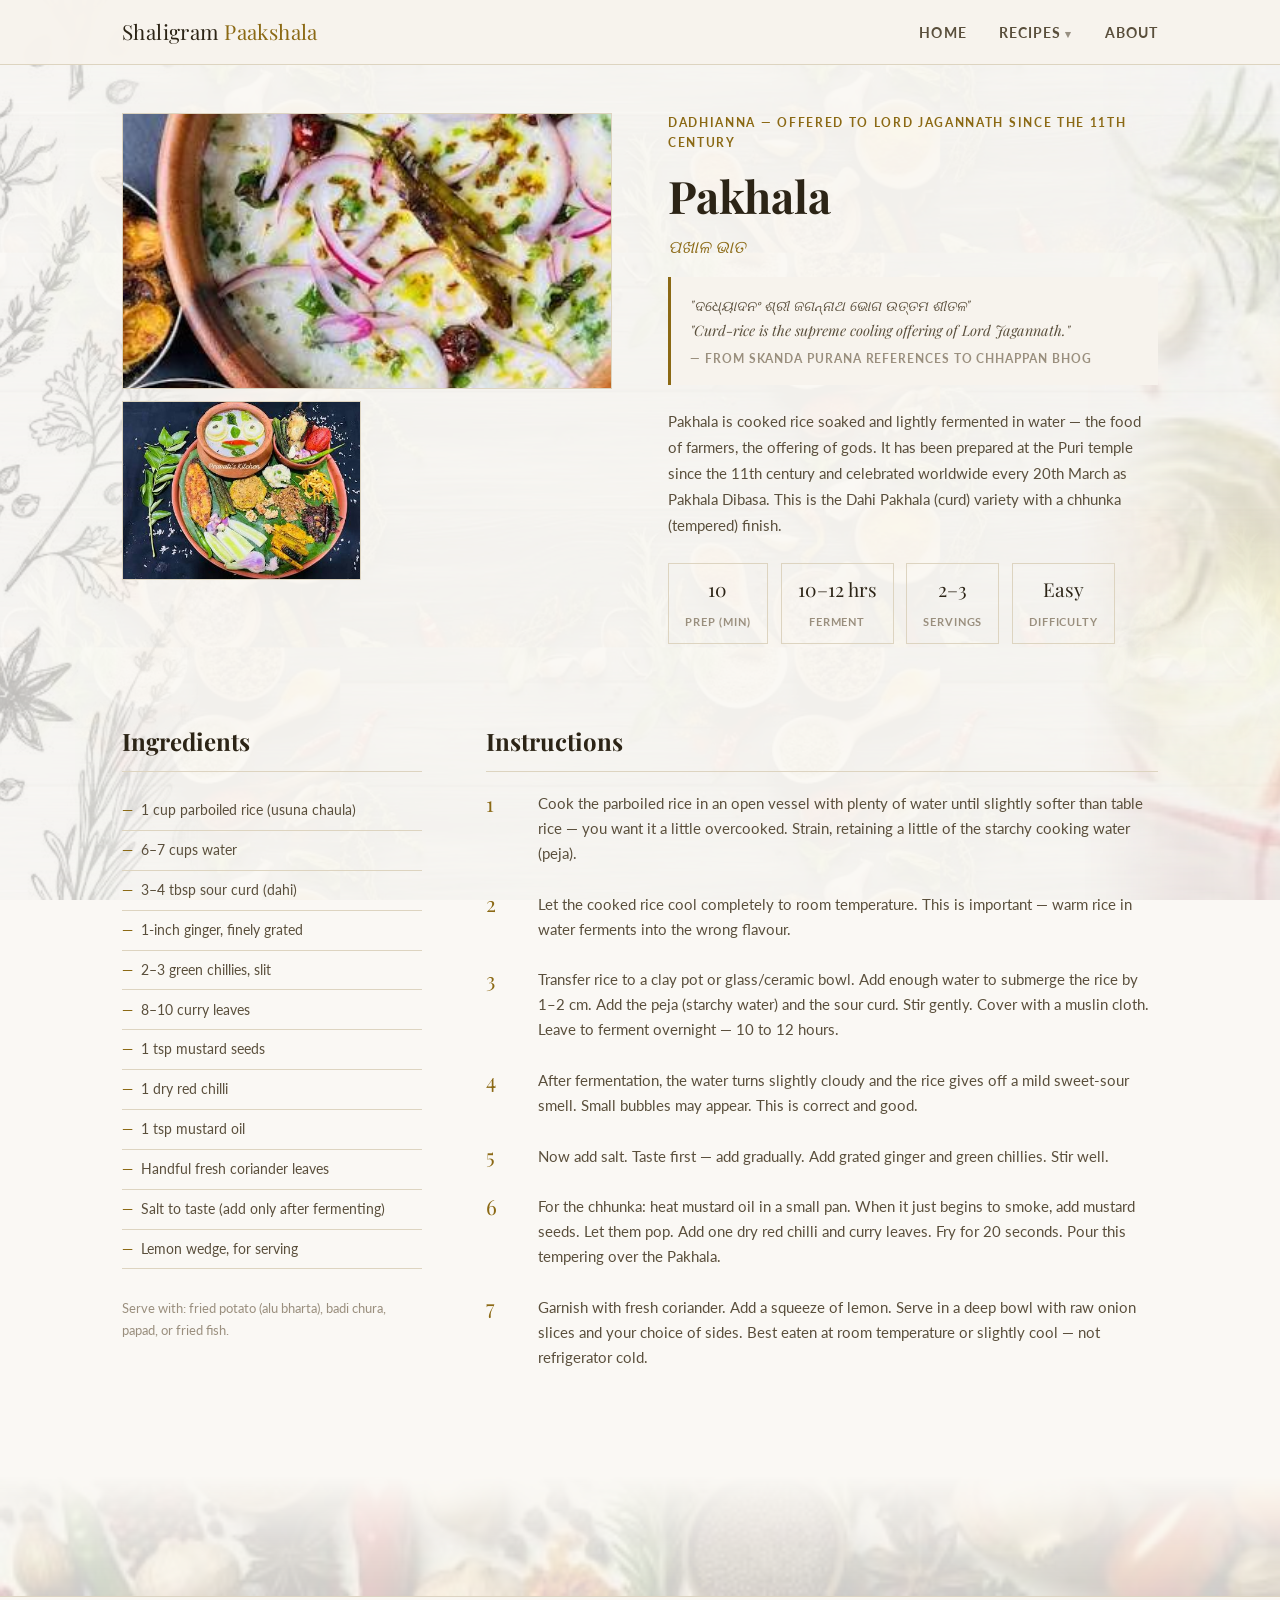
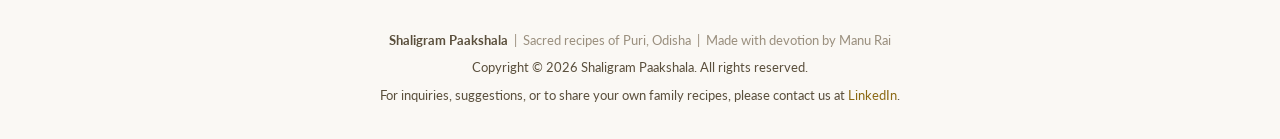
<file: pakhala.html>
<!DOCTYPE html>
<html lang="en">
<head>
  <meta charset="UTF-8" />
  <meta name="viewport" content="width=device-width, initial-scale=1.0" />
  <title>Pakhala — Shaligram Paakshala</title>
  <link rel="stylesheet" href="css/styles.css" />
</head>
<body>
<div class="bg-sketch-overlay"></div>

<header>
  <div class="nav-inner">
    <a href="index.html" class="logo">Shaligram <span>Paakshala</span></a>
    <nav>
      <ul>
        <li><a href="index.html">Home</a></li>
        <li class="has-dropdown">
          <a href="index.html#recipes">Recipes</a>
          <ul class="dropdown">
            <li><a href="khichdi.html">Mahaprasad Khichdi</a></li>
            <li><a href="rasabali.html">Rasabali</a></li>
            <li><a href="khaja.html">Khaja</a></li>
            <li><a href="pakhala.html">Pakhala</a></li>
            <li><a href="dalma.html">Dalma</a></li>
            <li><a href="enduri.html">Enduri Pitha</a></li>
            <li><a href="rasagulla.html">Odia Rasagulla</a></li>
          </ul>
        </li>
        <li><a href="about.html">About</a></li>
      </ul>
    </nav>
  </div>
</header>

<main>

  <div class="recipe-hero">
    <div class="recipe-imgs">
      <img src="images/pakhala1.jpeg" alt="Pakhala in clay bowl" />
      <img src="images/pakhala2.jpeg" alt="Pakhala thali with sides" />
    </div>
    <div class="recipe-intro">
      <p class="hero-tag">Dadhianna — Offered to Lord Jagannath since the 11th century</p>
      <h1>Pakhala</h1>
      <p class="recipe-odia">ପଖାଳ ଭାତ</p>

      <div class="shloka-box">
        <p>"ଦଧ୍ୟୋଦନଂ ଶ୍ରୀ ଜଗନ୍ନାଥ ଭୋଗ ଉତ୍ତମ ଶୀତଳ"<br>
        <em>"Curd-rice is the supreme cooling offering of Lord Jagannath."</em></p>
        <p class="shloka-src">— From Skanda Purana references to Chhappan Bhog</p>
      </div>

      <p class="recipe-desc">Pakhala is cooked rice soaked and lightly fermented in water — the food of farmers, the offering of gods. It has been prepared at the Puri temple since the 11th century and celebrated worldwide every 20th March as Pakhala Dibasa. This is the Dahi Pakhala (curd) variety with a chhunka (tempered) finish.</p>

      <div class="recipe-stats">
        <div class="stat-box">
          <span class="stat-val">10</span>
          <span class="stat-lbl">Prep (min)</span>
        </div>
        <div class="stat-box">
          <span class="stat-val">10–12 hrs</span>
          <span class="stat-lbl">Ferment</span>
        </div>
        <div class="stat-box">
          <span class="stat-val">2–3</span>
          <span class="stat-lbl">Servings</span>
        </div>
        <div class="stat-box">
          <span class="stat-val">Easy</span>
          <span class="stat-lbl">Difficulty</span>
        </div>
      </div>
    </div>
  </div>

  <div class="recipe-body">
    <div class="ingredients-col">
      <h2>Ingredients</h2>
      <ul>
        <li>1 cup parboiled rice (usuna chaula)</li>
        <li>6–7 cups water</li>
        <li>3–4 tbsp sour curd (dahi)</li>
        <li>1-inch ginger, finely grated</li>
        <li>2–3 green chillies, slit</li>
        <li>8–10 curry leaves</li>
        <li>1 tsp mustard seeds</li>
        <li>1 dry red chilli</li>
        <li>1 tsp mustard oil</li>
        <li>Handful fresh coriander leaves</li>
        <li>Salt to taste (add only after fermenting)</li>
        <li>Lemon wedge, for serving</li>
      </ul>
      <br>
      <p style="font-size:0.82rem; color:var(--muted);">Serve with: fried potato (alu bharta), badi chura, papad, or fried fish.</p>
    </div>
    <div class="steps-col">
      <h2>Instructions</h2>
      <ol>
        <li><p>Cook the parboiled rice in an open vessel with plenty of water until slightly softer than table rice — you want it a little overcooked. Strain, retaining a little of the starchy cooking water (peja).</p></li>
        <li><p>Let the cooked rice cool completely to room temperature. This is important — warm rice in water ferments into the wrong flavour.</p></li>
        <li><p>Transfer rice to a clay pot or glass/ceramic bowl. Add enough water to submerge the rice by 1–2 cm. Add the peja (starchy water) and the sour curd. Stir gently. Cover with a muslin cloth. Leave to ferment overnight — 10 to 12 hours.</p></li>
        <li><p>After fermentation, the water turns slightly cloudy and the rice gives off a mild sweet-sour smell. Small bubbles may appear. This is correct and good.</p></li>
        <li><p>Now add salt. Taste first — add gradually. Add grated ginger and green chillies. Stir well.</p></li>
        <li><p>For the chhunka: heat mustard oil in a small pan. When it just begins to smoke, add mustard seeds. Let them pop. Add one dry red chilli and curry leaves. Fry for 20 seconds. Pour this tempering over the Pakhala.</p></li>
        <li><p>Garnish with fresh coriander. Add a squeeze of lemon. Serve in a deep bowl with raw onion slices and your choice of sides. Best eaten at room temperature or slightly cool — not refrigerator cold.</p></li>
      </ol>
    </div>
  </div>

<div class="page-bottom-strip"></div>
</main>

<footer>
  <p><strong>Shaligram Paakshala</strong> &nbsp;|&nbsp; Sacred recipes of Puri, Odisha &nbsp;|&nbsp; Made with devotion by Manu Rai</p>
   <p style="margin-top:0.4rem; font-size:0.8rem; color:var(--ink-light);">Copyright © 2026 Shaligram Paakshala. All rights reserved.</p>
   <p style="margin-top:0.4rem; font-size:0.8rem; color:var(--ink-light);">For inquiries, suggestions, or to share your own family recipes, please contact us at <a href="https://www.linkedin.com/in/manu-rai-318078378/" target="_blank" style="color:var(--accent); text-decoration:none;">LinkedIn</a>.</p>
</footer>

</body>
</html>
</file>
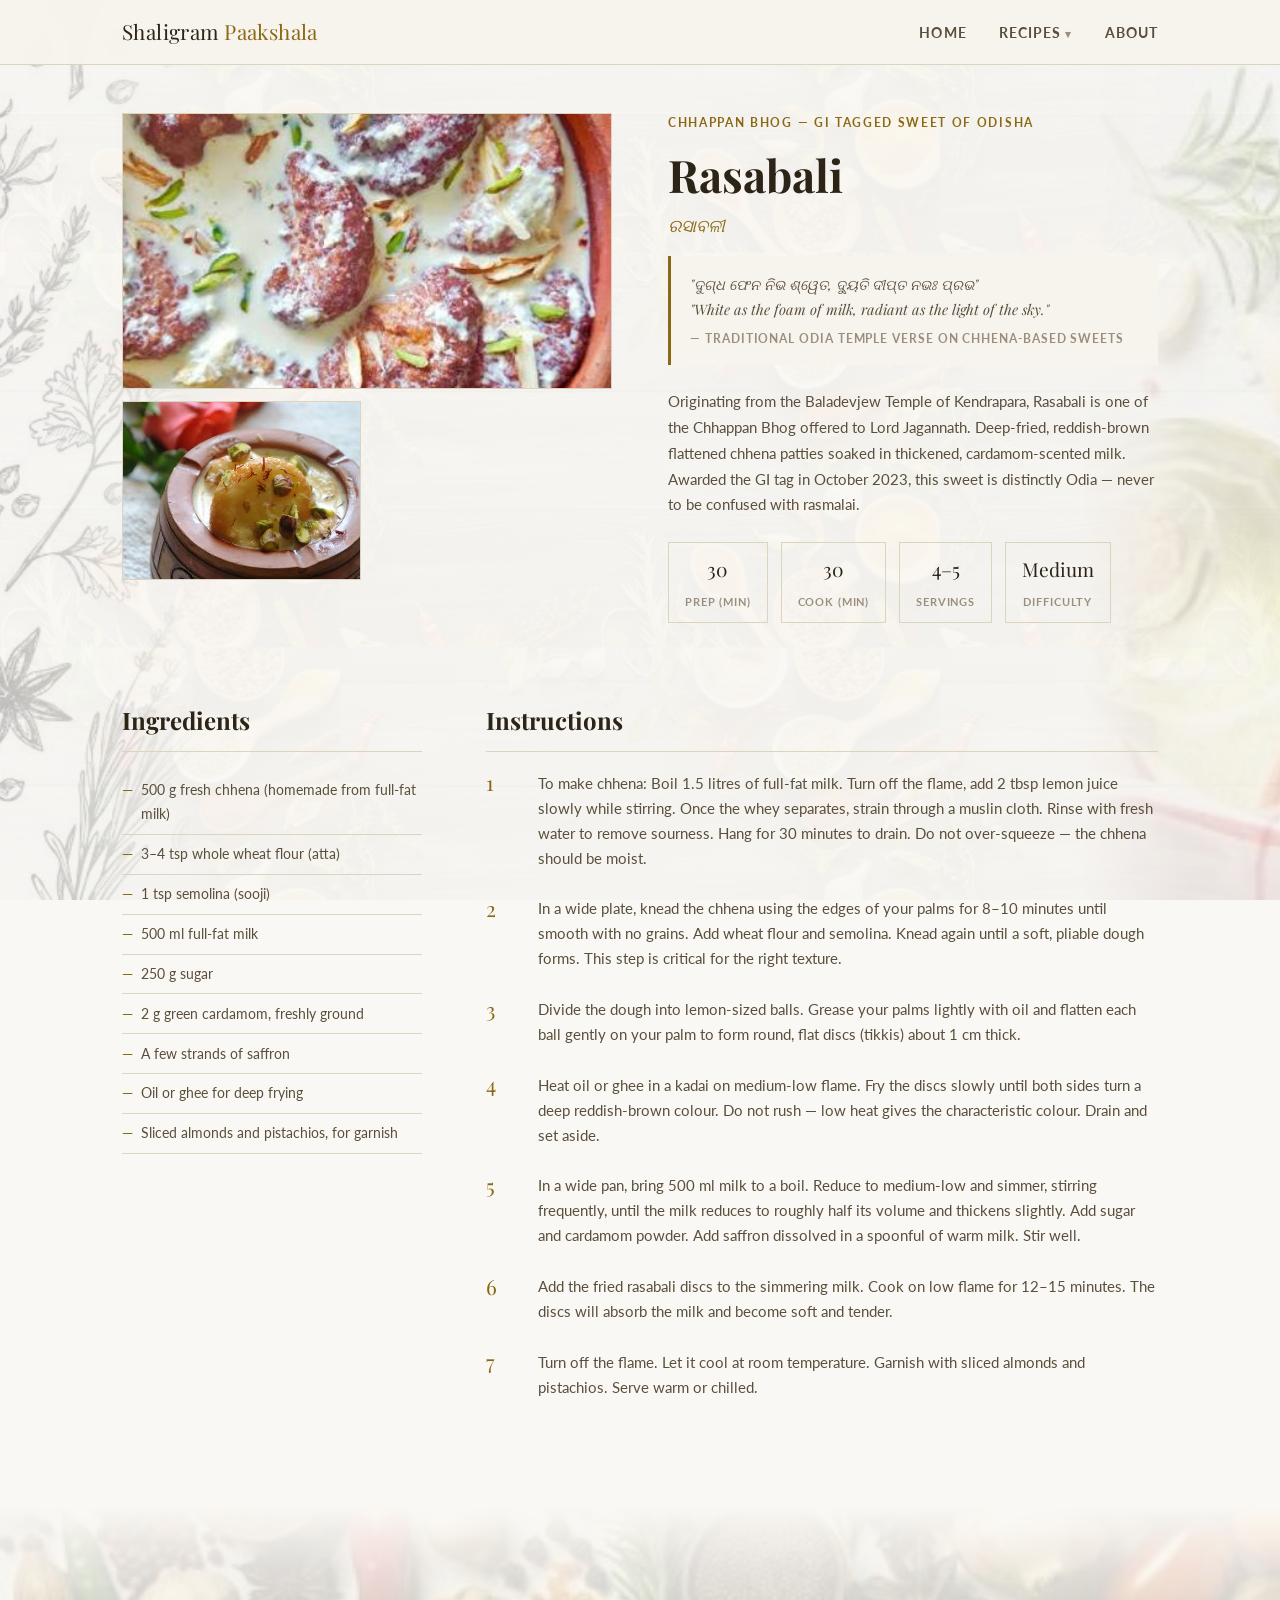
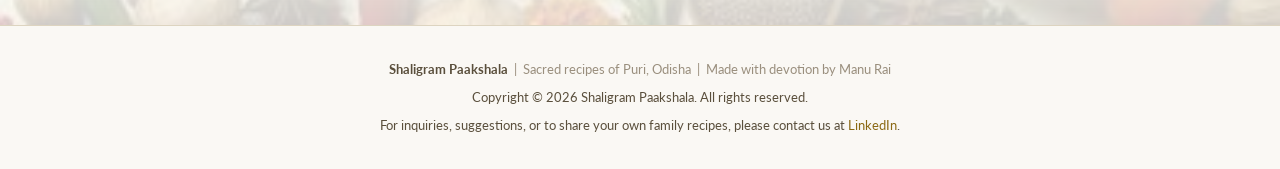
<file: rasabali.html>
<!DOCTYPE html>
<html lang="en">
<head>
  <meta charset="UTF-8" />
  <meta name="viewport" content="width=device-width, initial-scale=1.0" />
  <title>Rasabali — Shaligram Paakshala</title>
  <link rel="stylesheet" href="css/styles.css" />
</head>
<body>
<div class="bg-sketch-overlay"></div>

<header>
  <div class="nav-inner">
    <a href="index.html" class="logo">Shaligram <span>Paakshala</span></a>
    <nav>
      <ul>
        <li><a href="index.html">Home</a></li>
        <li class="has-dropdown">
          <a href="index.html#recipes">Recipes</a>
          <ul class="dropdown">
            <li><a href="khichdi.html">Mahaprasad Khichdi</a></li>
            <li><a href="rasabali.html">Rasabali</a></li>
            <li><a href="khaja.html">Khaja</a></li>
            <li><a href="pakhala.html">Pakhala</a></li>
            <li><a href="dalma.html">Dalma</a></li>
            <li><a href="enduri.html">Enduri Pitha</a></li>
            <li><a href="rasagulla.html">Odia Rasagulla</a></li>
          </ul>
        </li>
        <li><a href="about.html">About</a></li>
      </ul>
    </nav>
  </div>
</header>

<main>

  <div class="recipe-hero">
    <div class="recipe-imgs">
      <img src="images/rasabali1.jpeg" alt="Rasabali in clay pot" />
      <img src="images/rasabali2.jpeg" alt="Rasabali close up" />
    </div>
    <div class="recipe-intro">
      <p class="hero-tag">Chhappan Bhog — GI Tagged Sweet of Odisha</p>
      <h1>Rasabali</h1>
      <p class="recipe-odia">ରସାବଳୀ</p>

      <div class="shloka-box">
        <p>"ଦୁଗ୍ଧ ଫେନ ନିଭ ଶ୍ୱେତ, ଦ୍ୟୁତି ଦୀପ୍ତ ନଭଃ ପ୍ରଭ"<br>
        <em>"White as the foam of milk, radiant as the light of the sky."</em></p>
        <p class="shloka-src">— Traditional Odia temple verse on chhena-based sweets</p>
      </div>

      <p class="recipe-desc">Originating from the Baladevjew Temple of Kendrapara, Rasabali is one of the Chhappan Bhog offered to Lord Jagannath. Deep-fried, reddish-brown flattened chhena patties soaked in thickened, cardamom-scented milk. Awarded the GI tag in October 2023, this sweet is distinctly Odia — never to be confused with rasmalai.</p>

      <div class="recipe-stats">
        <div class="stat-box">
          <span class="stat-val">30</span>
          <span class="stat-lbl">Prep (min)</span>
        </div>
        <div class="stat-box">
          <span class="stat-val">30</span>
          <span class="stat-lbl">Cook (min)</span>
        </div>
        <div class="stat-box">
          <span class="stat-val">4–5</span>
          <span class="stat-lbl">Servings</span>
        </div>
        <div class="stat-box">
          <span class="stat-val">Medium</span>
          <span class="stat-lbl">Difficulty</span>
        </div>
      </div>
    </div>
  </div>

  <div class="recipe-body">
    <div class="ingredients-col">
      <h2>Ingredients</h2>
      <ul>
        <li>500 g fresh chhena (homemade from full-fat milk)</li>
        <li>3–4 tsp whole wheat flour (atta)</li>
        <li>1 tsp semolina (sooji)</li>
        <li>500 ml full-fat milk</li>
        <li>250 g sugar</li>
        <li>2 g green cardamom, freshly ground</li>
        <li>A few strands of saffron</li>
        <li>Oil or ghee for deep frying</li>
        <li>Sliced almonds and pistachios, for garnish</li>
      </ul>
    </div>
    <div class="steps-col">
      <h2>Instructions</h2>
      <ol>
        <li><p>To make chhena: Boil 1.5 litres of full-fat milk. Turn off the flame, add 2 tbsp lemon juice slowly while stirring. Once the whey separates, strain through a muslin cloth. Rinse with fresh water to remove sourness. Hang for 30 minutes to drain. Do not over-squeeze — the chhena should be moist.</p></li>
        <li><p>In a wide plate, knead the chhena using the edges of your palms for 8–10 minutes until smooth with no grains. Add wheat flour and semolina. Knead again until a soft, pliable dough forms. This step is critical for the right texture.</p></li>
        <li><p>Divide the dough into lemon-sized balls. Grease your palms lightly with oil and flatten each ball gently on your palm to form round, flat discs (tikkis) about 1 cm thick.</p></li>
        <li><p>Heat oil or ghee in a kadai on medium-low flame. Fry the discs slowly until both sides turn a deep reddish-brown colour. Do not rush — low heat gives the characteristic colour. Drain and set aside.</p></li>
        <li><p>In a wide pan, bring 500 ml milk to a boil. Reduce to medium-low and simmer, stirring frequently, until the milk reduces to roughly half its volume and thickens slightly. Add sugar and cardamom powder. Add saffron dissolved in a spoonful of warm milk. Stir well.</p></li>
        <li><p>Add the fried rasabali discs to the simmering milk. Cook on low flame for 12–15 minutes. The discs will absorb the milk and become soft and tender.</p></li>
        <li><p>Turn off the flame. Let it cool at room temperature. Garnish with sliced almonds and pistachios. Serve warm or chilled.</p></li>
      </ol>
    </div>
  </div>

<div class="page-bottom-strip"></div>
</main>

<footer>
  <p><strong>Shaligram Paakshala</strong> &nbsp;|&nbsp; Sacred recipes of Puri, Odisha &nbsp;|&nbsp; Made with devotion by Manu Rai</p>
   <p style="margin-top:0.4rem; font-size:0.8rem; color:var(--ink-light);">Copyright © 2026 Shaligram Paakshala. All rights reserved.</p>
   <p style="margin-top:0.4rem; font-size:0.8rem; color:var(--ink-light);">For inquiries, suggestions, or to share your own family recipes, please contact us at <a href="https://www.linkedin.com/in/manu-rai-318078378/" target="_blank" style="color:var(--accent); text-decoration:none;">LinkedIn</a>.</p>
</footer>

</body>
</html>
</file>
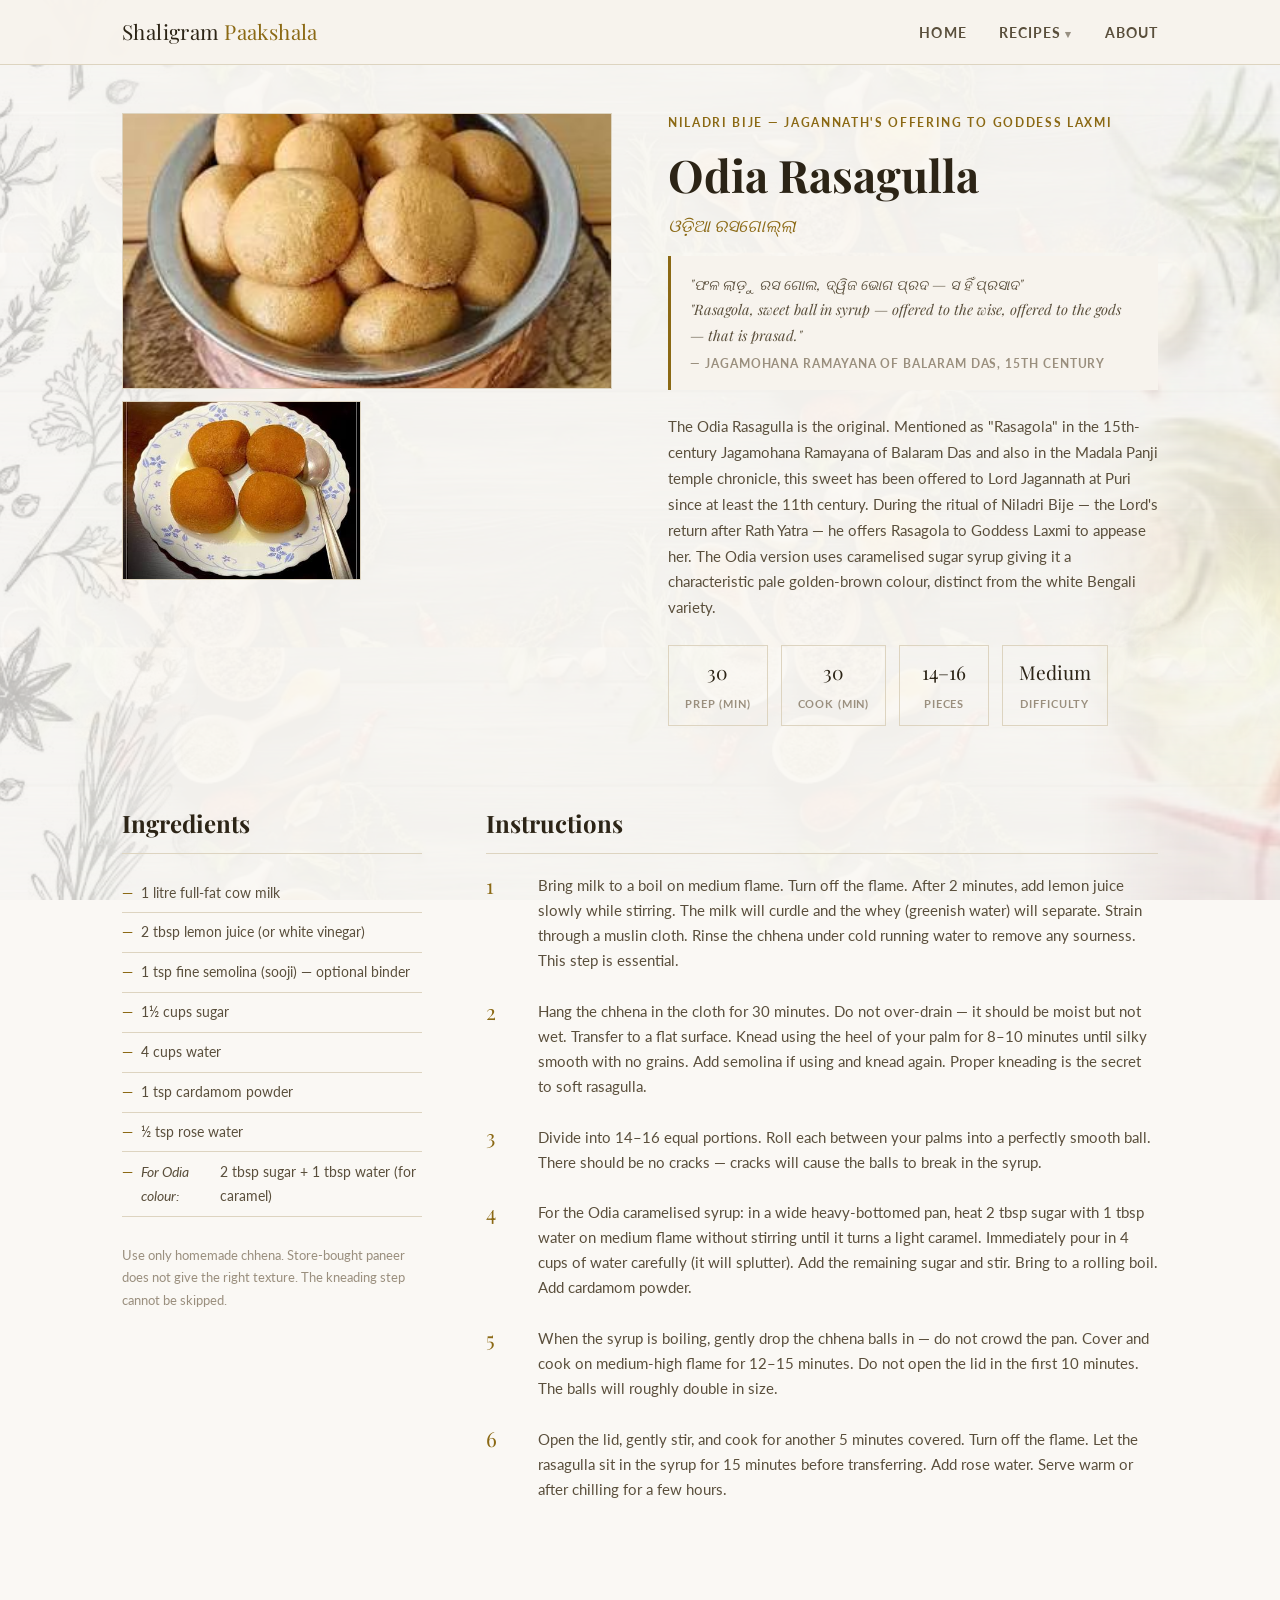
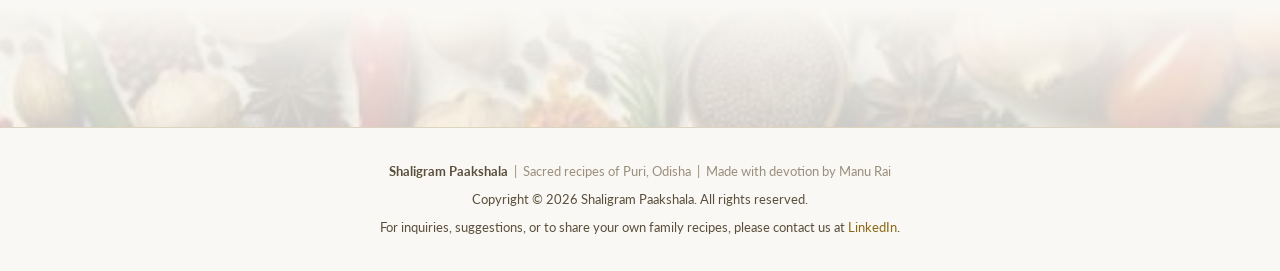
<file: rasagulla.html>
<!DOCTYPE html>
<html lang="en">
<head>
  <meta charset="UTF-8" />
  <meta name="viewport" content="width=device-width, initial-scale=1.0" />
  <title>Odia Rasagulla — Shaligram Paakshala</title>
  <link rel="stylesheet" href="css/styles.css" />
</head>
<body>
<div class="bg-sketch-overlay"></div>

<header>
  <div class="nav-inner">
    <a href="index.html" class="logo">Shaligram <span>Paakshala</span></a>
    <nav>
      <ul>
        <li><a href="index.html">Home</a></li>
        <li class="has-dropdown">
          <a href="index.html#recipes">Recipes</a>
          <ul class="dropdown">
            <li><a href="khichdi.html">Mahaprasad Khichdi</a></li>
            <li><a href="rasabali.html">Rasabali</a></li>
            <li><a href="khaja.html">Khaja</a></li>
            <li><a href="pakhala.html">Pakhala</a></li>
            <li><a href="dalma.html">Dalma</a></li>
            <li><a href="enduri.html">Enduri Pitha</a></li>
            <li><a href="rasagulla.html">Odia Rasagulla</a></li>
          </ul>
        </li>
        <li><a href="about.html">About</a></li>
      </ul>
    </nav>
  </div>
</header>

<main>

  <div class="recipe-hero">
    <div class="recipe-imgs">
      <img src="images/rasagulla1.jpeg" alt="Odia Rasagulla in bowl" />
      <img src="images/rasagulla2.jpeg" alt="Pahala Rasagulla on plate" />
    </div>
    <div class="recipe-intro">
      <p class="hero-tag">Niladri Bije — Jagannath's Offering to Goddess Laxmi</p>
      <h1>Odia Rasagulla</h1>
      <p class="recipe-odia">ଓଡ଼ିଆ ରସଗୋଲ୍ଲା</p>

      <div class="shloka-box">
        <p>"ଫଳ ଲାଡ଼ୁ ରସ ଗୋଲ, ଦ୍ୱିଜ ଭୋଗ ପ୍ରଦ — ସ ହିଁ ପ୍ରସାଦ"<br>
        <em>"Rasagola, sweet ball in syrup — offered to the wise, offered to the gods — that is prasad."</em></p>
        <p class="shloka-src">— Jagamohana Ramayana of Balaram Das, 15th century</p>
      </div>

      <p class="recipe-desc">The Odia Rasagulla is the original. Mentioned as "Rasagola" in the 15th-century Jagamohana Ramayana of Balaram Das and also in the Madala Panji temple chronicle, this sweet has been offered to Lord Jagannath at Puri since at least the 11th century. During the ritual of Niladri Bije — the Lord's return after Rath Yatra — he offers Rasagola to Goddess Laxmi to appease her. The Odia version uses caramelised sugar syrup giving it a characteristic pale golden-brown colour, distinct from the white Bengali variety.</p>

      <div class="recipe-stats">
        <div class="stat-box">
          <span class="stat-val">30</span>
          <span class="stat-lbl">Prep (min)</span>
        </div>
        <div class="stat-box">
          <span class="stat-val">30</span>
          <span class="stat-lbl">Cook (min)</span>
        </div>
        <div class="stat-box">
          <span class="stat-val">14–16</span>
          <span class="stat-lbl">Pieces</span>
        </div>
        <div class="stat-box">
          <span class="stat-val">Medium</span>
          <span class="stat-lbl">Difficulty</span>
        </div>
      </div>
    </div>
  </div>

  <div class="recipe-body">
    <div class="ingredients-col">
      <h2>Ingredients</h2>
      <ul>
        <li>1 litre full-fat cow milk</li>
        <li>2 tbsp lemon juice (or white vinegar)</li>
        <li>1 tsp fine semolina (sooji) — optional binder</li>
        <li>1½ cups sugar</li>
        <li>4 cups water</li>
        <li>1 tsp cardamom powder</li>
        <li>½ tsp rose water</li>
        <li><em>For Odia colour:</em> 2 tbsp sugar + 1 tbsp water (for caramel)</li>
      </ul>
      <br>
      <p style="font-size:0.82rem;color:var(--muted);">Use only homemade chhena. Store-bought paneer does not give the right texture. The kneading step cannot be skipped.</p>
    </div>
    <div class="steps-col">
      <h2>Instructions</h2>
      <ol>
        <li><p>Bring milk to a boil on medium flame. Turn off the flame. After 2 minutes, add lemon juice slowly while stirring. The milk will curdle and the whey (greenish water) will separate. Strain through a muslin cloth. Rinse the chhena under cold running water to remove any sourness. This step is essential.</p></li>
        <li><p>Hang the chhena in the cloth for 30 minutes. Do not over-drain — it should be moist but not wet. Transfer to a flat surface. Knead using the heel of your palm for 8–10 minutes until silky smooth with no grains. Add semolina if using and knead again. Proper kneading is the secret to soft rasagulla.</p></li>
        <li><p>Divide into 14–16 equal portions. Roll each between your palms into a perfectly smooth ball. There should be no cracks — cracks will cause the balls to break in the syrup.</p></li>
        <li><p>For the Odia caramelised syrup: in a wide heavy-bottomed pan, heat 2 tbsp sugar with 1 tbsp water on medium flame without stirring until it turns a light caramel. Immediately pour in 4 cups of water carefully (it will splutter). Add the remaining sugar and stir. Bring to a rolling boil. Add cardamom powder.</p></li>
        <li><p>When the syrup is boiling, gently drop the chhena balls in — do not crowd the pan. Cover and cook on medium-high flame for 12–15 minutes. Do not open the lid in the first 10 minutes. The balls will roughly double in size.</p></li>
        <li><p>Open the lid, gently stir, and cook for another 5 minutes covered. Turn off the flame. Let the rasagulla sit in the syrup for 15 minutes before transferring. Add rose water. Serve warm or after chilling for a few hours.</p></li>
      </ol>
    </div>
  </div>

<div class="page-bottom-strip"></div>
</main>

<footer>
  <p><strong>Shaligram Paakshala</strong> &nbsp;|&nbsp; Sacred recipes of Puri, Odisha &nbsp;|&nbsp; Made with devotion by Manu Rai</p>
   <p style="margin-top:0.4rem; font-size:0.8rem; color:var(--ink-light);">Copyright © 2026 Shaligram Paakshala. All rights reserved.</p>
   <p style="margin-top:0.4rem; font-size:0.8rem; color:var(--ink-light);">For inquiries, suggestions, or to share your own family recipes, please contact us at <a href="https://www.linkedin.com/in/manu-rai-318078378/" target="_blank" style="color:var(--accent); text-decoration:none;">LinkedIn</a>.</p>
</footer>

</body>
</html>
</file>
<file: css/styles.css>
@import url('https://fonts.googleapis.com/css2?family=Playfair+Display:ital,wght@0,400;0,600;1,400&family=Lato:wght@300;400;700&display=swap');

*, *::before, *::after {
  box-sizing: border-box;
  margin: 0;
  padding: 0;
}

:root {
  --cream: #f7f3ed;
  --warm-white: #faf8f4;
  --ink: #2c2416;
  --ink-light: #5a4f3c;
  --accent: #8b6914;
  --accent-light: #c49a2e;
  --border: #ddd4c0;
  --muted: #9a8f7e;
}

html { scroll-behavior: smooth; }

body {
  font-family: 'Lato', sans-serif;
  background-color: var(--warm-white);
  color: var(--ink);
  font-size: 16px;
  line-height: 1.7;
  overflow-x: hidden;
}

/* ── FULL PAGE BOTANICAL TEXTURE (very faint, spices2 sketch) ── */
body {
  position: relative;
}

body::before,
body::after {
  content: '';
  position: fixed;
  top: 0;
  bottom: 0;
  width: 200px;
  pointer-events: none;
  z-index: 0;
}

/* Left edge — minimalone.jpeg (white spice bowls, light bg) */
body::before {
  left: 0;
  background: url('../images/bg-left.jpeg') right center / cover no-repeat;
  mask-image: linear-gradient(to right,
    rgba(0,0,0,0.22) 0%,
    rgba(0,0,0,0.15) 50%,
    rgba(0,0,0,0.05) 80%,
    transparent 100%);
  -webkit-mask-image: linear-gradient(to right,
    rgba(0,0,0,0.22) 0%,
    rgba(0,0,0,0.15) 50%,
    rgba(0,0,0,0.05) 80%,
    transparent 100%);
}

/* Right edge — spices3.jpeg (rosemary + pepper, light bg) */
body::after {
  right: 0;
  background: url('../images/bg-right.jpeg') left center / cover no-repeat;
  mask-image: linear-gradient(to left,
    rgba(0,0,0,0.22) 0%,
    rgba(0,0,0,0.15) 50%,
    rgba(0,0,0,0.05) 80%,
    transparent 100%);
  -webkit-mask-image: linear-gradient(to left,
    rgba(0,0,0,0.22) 0%,
    rgba(0,0,0,0.15) 50%,
    rgba(0,0,0,0.05) 80%,
    transparent 100%);
}

/* Bottom strip — spicesimg.jpeg */
.page-bottom-strip {
  position: relative;
  z-index: 1;
  width: 100%;
  height: 120px;
  background: url('../images/bg-bottom.jpeg') center bottom / cover no-repeat;
  mask-image: linear-gradient(to bottom, transparent 0%, rgba(0,0,0,0.13) 60%, rgba(0,0,0,0.18) 100%);
  -webkit-mask-image: linear-gradient(to bottom, transparent 0%, rgba(0,0,0,0.13) 60%, rgba(0,0,0,0.18) 100%);
  pointer-events: none;
}

/* Botanical sketch overlay — spices2 dark board — very faint across whole page */
.bg-sketch-overlay {
  position: fixed;
  inset: 0;
  pointer-events: none;
  z-index: 0;
  background: url('../images/bg-dark.jpeg') center center / 600px auto repeat;
  opacity: 0.03;
}

/* ── HEADER / NAV ── */
header {
  position: sticky;
  top: 0;
  z-index: 100;
  background: rgba(247,243,237,0.96);
  border-bottom: 1px solid var(--border);
  backdrop-filter: blur(4px);
}

.nav-inner {
  max-width: 1100px;
  margin: 0 auto;
  padding: 0 2rem;
  display: flex;
  align-items: center;
  justify-content: space-between;
  height: 64px;
}

.logo {
  font-family: 'Playfair Display', serif;
  font-size: 1.3rem;
  color: var(--ink);
  text-decoration: none;
  letter-spacing: 0.02em;
}

.logo span {
  color: var(--accent);
}

nav ul {
  list-style: none;
  display: flex;
  gap: 2rem;
}

nav a {
  font-family: 'Lato', sans-serif;
  font-size: 0.85rem;
  font-weight: 700;
  text-transform: uppercase;
  letter-spacing: 0.08em;
  color: var(--ink-light);
  text-decoration: none;
  transition: color 0.2s;
}

nav a:hover, nav a.active {
  color: var(--accent);
}

/* ── DROPDOWN ── */
.has-dropdown {
  position: relative;
}

.has-dropdown > a::after {
  content: ' ▾';
  font-size: 0.7rem;
  opacity: 0.6;
}

.dropdown {
  display: none;
  position: absolute;
  top: calc(100% + 12px);
  left: 50%;
  transform: translateX(-50%);
  background: var(--cream);
  border: 1px solid var(--border);
  min-width: 210px;
  z-index: 200;
  box-shadow: 0 8px 24px rgba(44,36,22,0.10);
}

.dropdown li {
  display: block;
}

.dropdown li a {
  display: block;
  padding: 0.6rem 1.1rem;
  font-size: 0.82rem;
  font-weight: 400;
  text-transform: none;
  letter-spacing: 0.02em;
  color: var(--ink-light);
  border-bottom: 1px solid var(--border);
  white-space: nowrap;
  transition: background 0.15s, color 0.15s;
}

.dropdown li:last-child a {
  border-bottom: none;
}

.dropdown li a:hover {
  background: var(--warm-white);
  color: var(--accent);
}

.has-dropdown:hover .dropdown {
  display: block;
}

/* ── HERO ── */
.hero {
  position: relative;
  z-index: 1;
  text-align: center;
  padding: 5rem 2rem 4rem;
  max-width: 680px;
  margin: 0 auto;
}

.hero-tag {
  font-size: 0.75rem;
  font-weight: 700;
  letter-spacing: 0.14em;
  text-transform: uppercase;
  color: var(--accent);
  margin-bottom: 1rem;
}

.hero h1 {
  font-family: 'Playfair Display', serif;
  font-size: clamp(2.4rem, 5vw, 3.6rem);
  line-height: 1.15;
  color: var(--ink);
  margin-bottom: 1.2rem;
}

.hero-odia {
  font-family: 'Playfair Display', serif;
  font-style: italic;
  font-size: 1.1rem;
  color: var(--accent);
  margin-bottom: 1.4rem;
  letter-spacing: 0.02em;
}

.hero p {
  font-size: 1rem;
  color: var(--ink-light);
  max-width: 520px;
  margin: 0 auto 2rem;
}

.divider {
  display: flex;
  align-items: center;
  gap: 1rem;
  justify-content: center;
  margin: 2.5rem auto;
  max-width: 340px;
}

.divider::before, .divider::after {
  content: '';
  flex: 1;
  height: 1px;
  background: var(--border);
}

.divider-icon {
  font-size: 1.1rem;
  color: var(--accent-light);
}

/* ── RECIPE GRID ── */
.section {
  position: relative;
  z-index: 1;
  max-width: 1100px;
  margin: 0 auto;
  padding: 2rem 2rem 5rem;
}

.section-title {
  font-family: 'Playfair Display', serif;
  font-size: 1.9rem;
  color: var(--ink);
  margin-bottom: 0.4rem;
  text-align: center;
}

.section-sub {
  text-align: center;
  color: var(--muted);
  font-size: 0.9rem;
  margin-bottom: 3rem;
}

.recipe-grid {
  display: grid;
  grid-template-columns: repeat(auto-fill, minmax(290px, 1fr));
  gap: 2rem;
}

.card {
  background: var(--cream);
  border: 1px solid var(--border);
  overflow: hidden;
  transition: transform 0.25s, box-shadow 0.25s;
}

.card:hover {
  transform: translateY(-4px);
  box-shadow: 0 12px 32px rgba(44,36,22,0.10);
}

.card-img-wrap {
  width: 100%;
  height: 220px;
  overflow: hidden;
}

.card-img-wrap img {
  width: 100%;
  height: 100%;
  object-fit: cover;
  transition: transform 0.4s;
}

.card:hover .card-img-wrap img {
  transform: scale(1.04);
}

.card-body {
  padding: 1.3rem 1.4rem 1.5rem;
}

.card-meta {
  display: flex;
  gap: 0.7rem;
  margin-bottom: 0.7rem;
  flex-wrap: wrap;
}

.tag {
  font-size: 0.7rem;
  font-weight: 700;
  text-transform: uppercase;
  letter-spacing: 0.08em;
  padding: 0.2rem 0.6rem;
  border: 1px solid var(--border);
  color: var(--muted);
}

.card-body h3 {
  font-family: 'Playfair Display', serif;
  font-size: 1.25rem;
  color: var(--ink);
  margin-bottom: 0.5rem;
}

.card-body p {
  font-size: 0.88rem;
  color: var(--ink-light);
  margin-bottom: 1.1rem;
  line-height: 1.6;
}

.btn {
  display: inline-block;
  font-family: 'Lato', sans-serif;
  font-size: 0.78rem;
  font-weight: 700;
  text-transform: uppercase;
  letter-spacing: 0.1em;
  color: var(--accent);
  text-decoration: none;
  border-bottom: 1.5px solid var(--accent);
  padding-bottom: 1px;
  transition: color 0.2s, border-color 0.2s;
}

.btn:hover {
  color: var(--ink);
  border-color: var(--ink);
}

/* ── RECIPE PAGE ── */
.recipe-hero {
  position: relative;
  z-index: 1;
  max-width: 1100px;
  margin: 0 auto;
  padding: 3rem 2rem 0;
  display: grid;
  grid-template-columns: 1fr 1fr;
  gap: 3.5rem;
  align-items: start;
}

.recipe-imgs {
  display: grid;
  grid-template-columns: 1fr 1fr;
  gap: 0.8rem;
}

.recipe-imgs img {
  width: 100%;
  aspect-ratio: 4/3;
  object-fit: cover;
  border: 1px solid var(--border);
}

.recipe-imgs img:first-child {
  grid-column: 1 / -1;
  aspect-ratio: 16/9;
}

.recipe-intro h1 {
  font-family: 'Playfair Display', serif;
  font-size: clamp(2rem, 4vw, 2.8rem);
  line-height: 1.18;
  color: var(--ink);
  margin-bottom: 0.5rem;
}

.recipe-odia {
  font-family: 'Playfair Display', serif;
  font-style: italic;
  color: var(--accent);
  font-size: 1.1rem;
  margin-bottom: 1rem;
}

.recipe-desc {
  color: var(--ink-light);
  font-size: 0.95rem;
  margin-bottom: 1.5rem;
}

.recipe-stats {
  display: flex;
  flex-wrap: wrap;
  gap: 0.8rem;
  margin-bottom: 1.8rem;
}

.stat-box {
  border: 1px solid var(--border);
  padding: 0.6rem 1rem;
  text-align: center;
  min-width: 90px;
}

.stat-box .stat-val {
  font-family: 'Playfair Display', serif;
  font-size: 1.2rem;
  color: var(--ink);
  display: block;
}

.stat-box .stat-lbl {
  font-size: 0.68rem;
  font-weight: 700;
  text-transform: uppercase;
  letter-spacing: 0.08em;
  color: var(--muted);
}

.shloka-box {
  background: var(--cream);
  border-left: 3px solid var(--accent);
  padding: 1rem 1.2rem;
  margin-bottom: 1.5rem;
}

.shloka-box p {
  font-family: 'Playfair Display', serif;
  font-style: italic;
  color: var(--ink-light);
  font-size: 0.9rem;
  line-height: 1.75;
}

.shloka-box .shloka-src {
  font-family: 'Lato', sans-serif;
  font-style: normal;
  font-size: 0.72rem;
  font-weight: 700;
  text-transform: uppercase;
  letter-spacing: 0.08em;
  color: var(--muted);
  margin-top: 0.4rem;
}

/* ── INGREDIENTS & STEPS ── */
.recipe-body {
  position: relative;
  z-index: 1;
  max-width: 1100px;
  margin: 3rem auto 0;
  padding: 0 2rem 5rem;
  display: grid;
  grid-template-columns: 300px 1fr;
  gap: 4rem;
}

.ingredients-col h2, .steps-col h2 {
  font-family: 'Playfair Display', serif;
  font-size: 1.5rem;
  color: var(--ink);
  margin-bottom: 1.2rem;
  padding-bottom: 0.6rem;
  border-bottom: 1px solid var(--border);
}

.ingredients-col ul {
  list-style: none;
}

.ingredients-col ul li {
  font-size: 0.9rem;
  color: var(--ink-light);
  padding: 0.45rem 0;
  border-bottom: 1px solid var(--border);
  display: flex;
  align-items: flex-start;
  gap: 0.5rem;
}

.ingredients-col ul li::before {
  content: '—';
  color: var(--accent);
  font-weight: 700;
  flex-shrink: 0;
}

.steps-col ol {
  list-style: none;
  counter-reset: step;
}

.steps-col ol li {
  counter-increment: step;
  display: grid;
  grid-template-columns: 36px 1fr;
  gap: 1rem;
  margin-bottom: 1.6rem;
  align-items: start;
}

.steps-col ol li::before {
  content: counter(step);
  font-family: 'Playfair Display', serif;
  font-size: 1.3rem;
  color: var(--accent);
  line-height: 1;
  margin-top: 0.1rem;
}

.steps-col ol li p {
  font-size: 0.92rem;
  color: var(--ink-light);
  line-height: 1.7;
}

/* ── FOOTER ── */
footer {
  position: relative;
  z-index: 1;
  border-top: 1px solid var(--border);
  padding: 2rem;
  text-align: center;
  font-size: 0.82rem;
  color: var(--muted);
}

footer strong {
  color: var(--ink-light);
}

/* ── ABOUT STRIP ── */
.about-strip {
  position: relative;
  z-index: 1;
  background: var(--cream);
  border-top: 1px solid var(--border);
  border-bottom: 1px solid var(--border);
  padding: 3rem 2rem;
  text-align: center;
  margin-bottom: 0;
}

.about-strip h2 {
  font-family: 'Playfair Display', serif;
  font-size: 1.6rem;
  margin-bottom: 0.8rem;
}

.about-strip p {
  max-width: 600px;
  margin: 0 auto;
  color: var(--ink-light);
  font-size: 0.92rem;
}

/* ── RESPONSIVE ── */
@media (max-width: 768px) {
  body::before, body::after { display: none; }
  .nav-inner { flex-direction: column; height: auto; padding: 1rem; gap: 0.7rem; }
  nav ul { gap: 1rem; flex-wrap: wrap; justify-content: center; }
  .dropdown {
    position: static;
    transform: none;
    display: none;
    box-shadow: none;
    border: none;
    border-top: 1px solid var(--border);
    min-width: unset;
    width: 100%;
  }
  .has-dropdown:hover .dropdown { display: block; }
  .recipe-hero { grid-template-columns: 1fr; padding-top: 2rem; }
  .recipe-body { grid-template-columns: 1fr; gap: 2rem; }
  .recipe-imgs { grid-template-columns: 1fr; }
  .recipe-imgs img:first-child { aspect-ratio: 4/3; }
}

@media (max-width: 480px) {
  .hero { padding: 3rem 1.2rem 2rem; }
  .section { padding: 1.5rem 1.2rem 3rem; }
  .recipe-grid { grid-template-columns: 1fr; }
}
</file>
